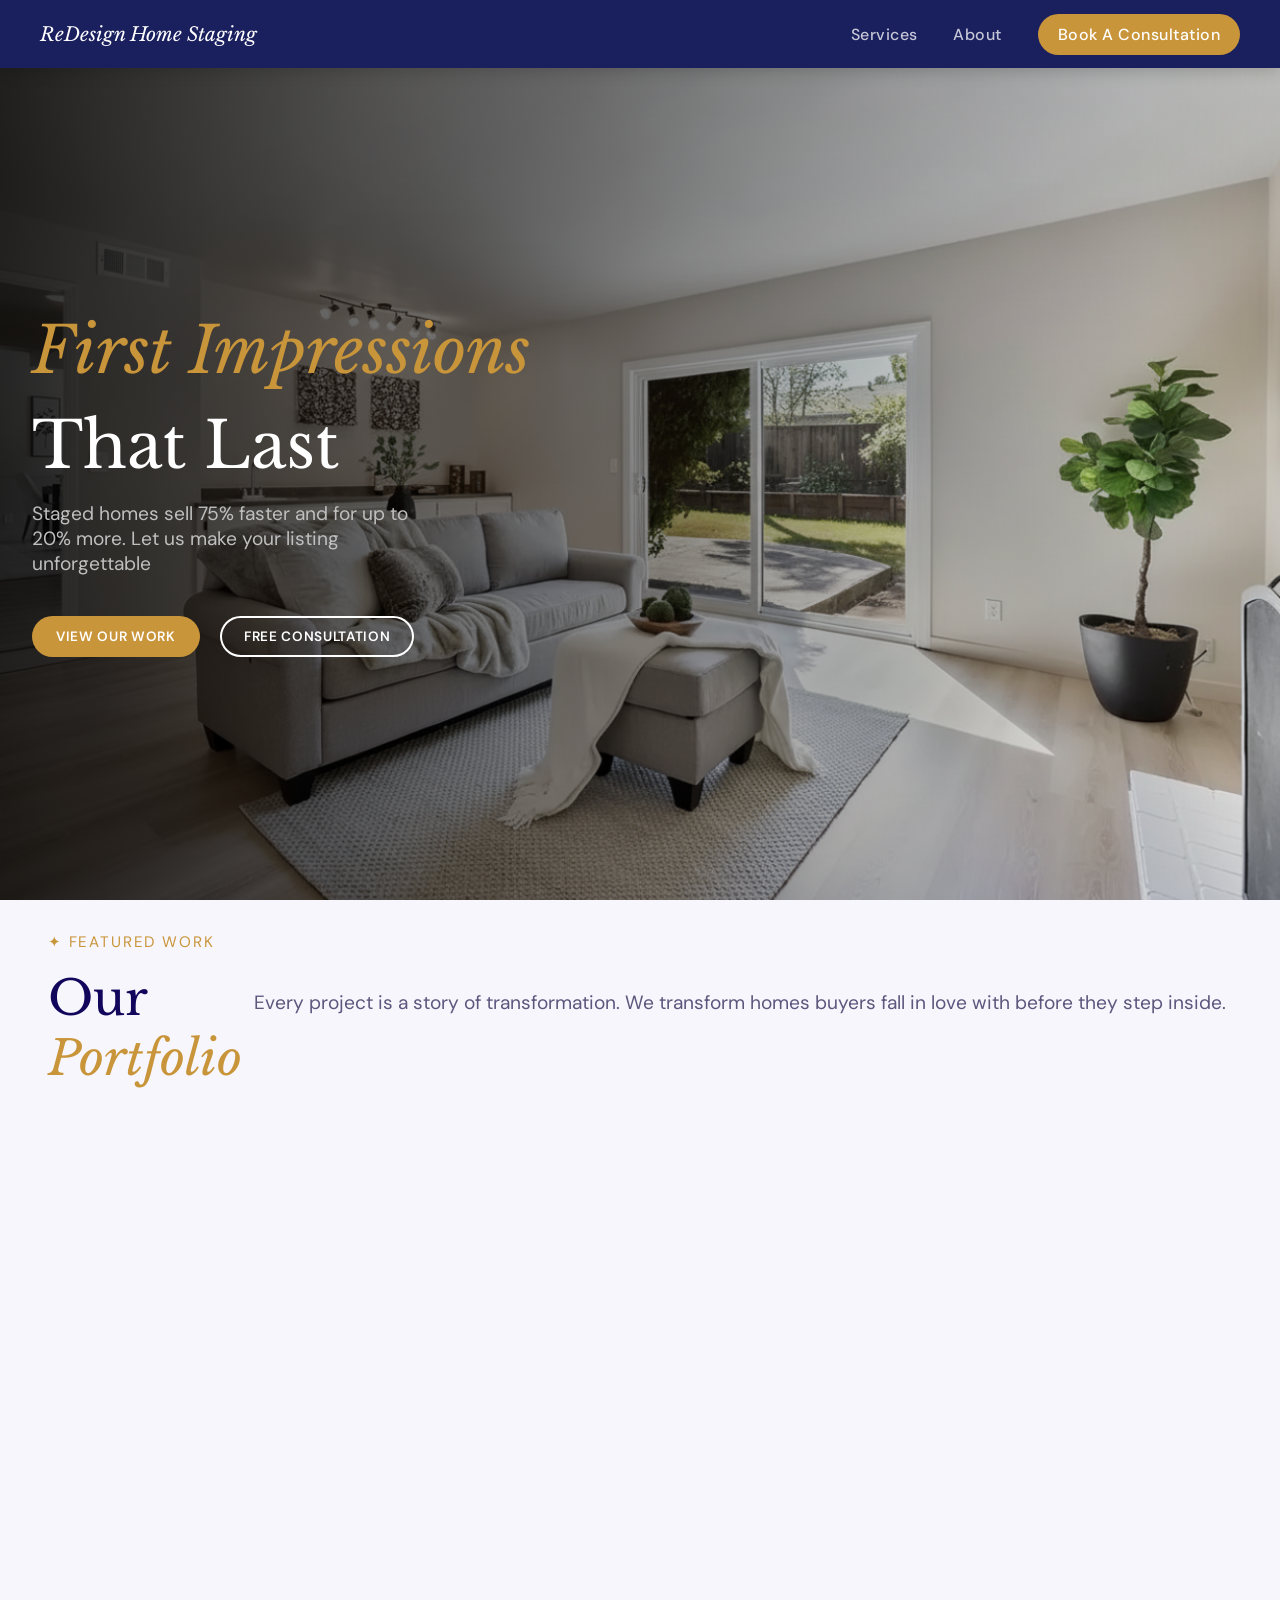
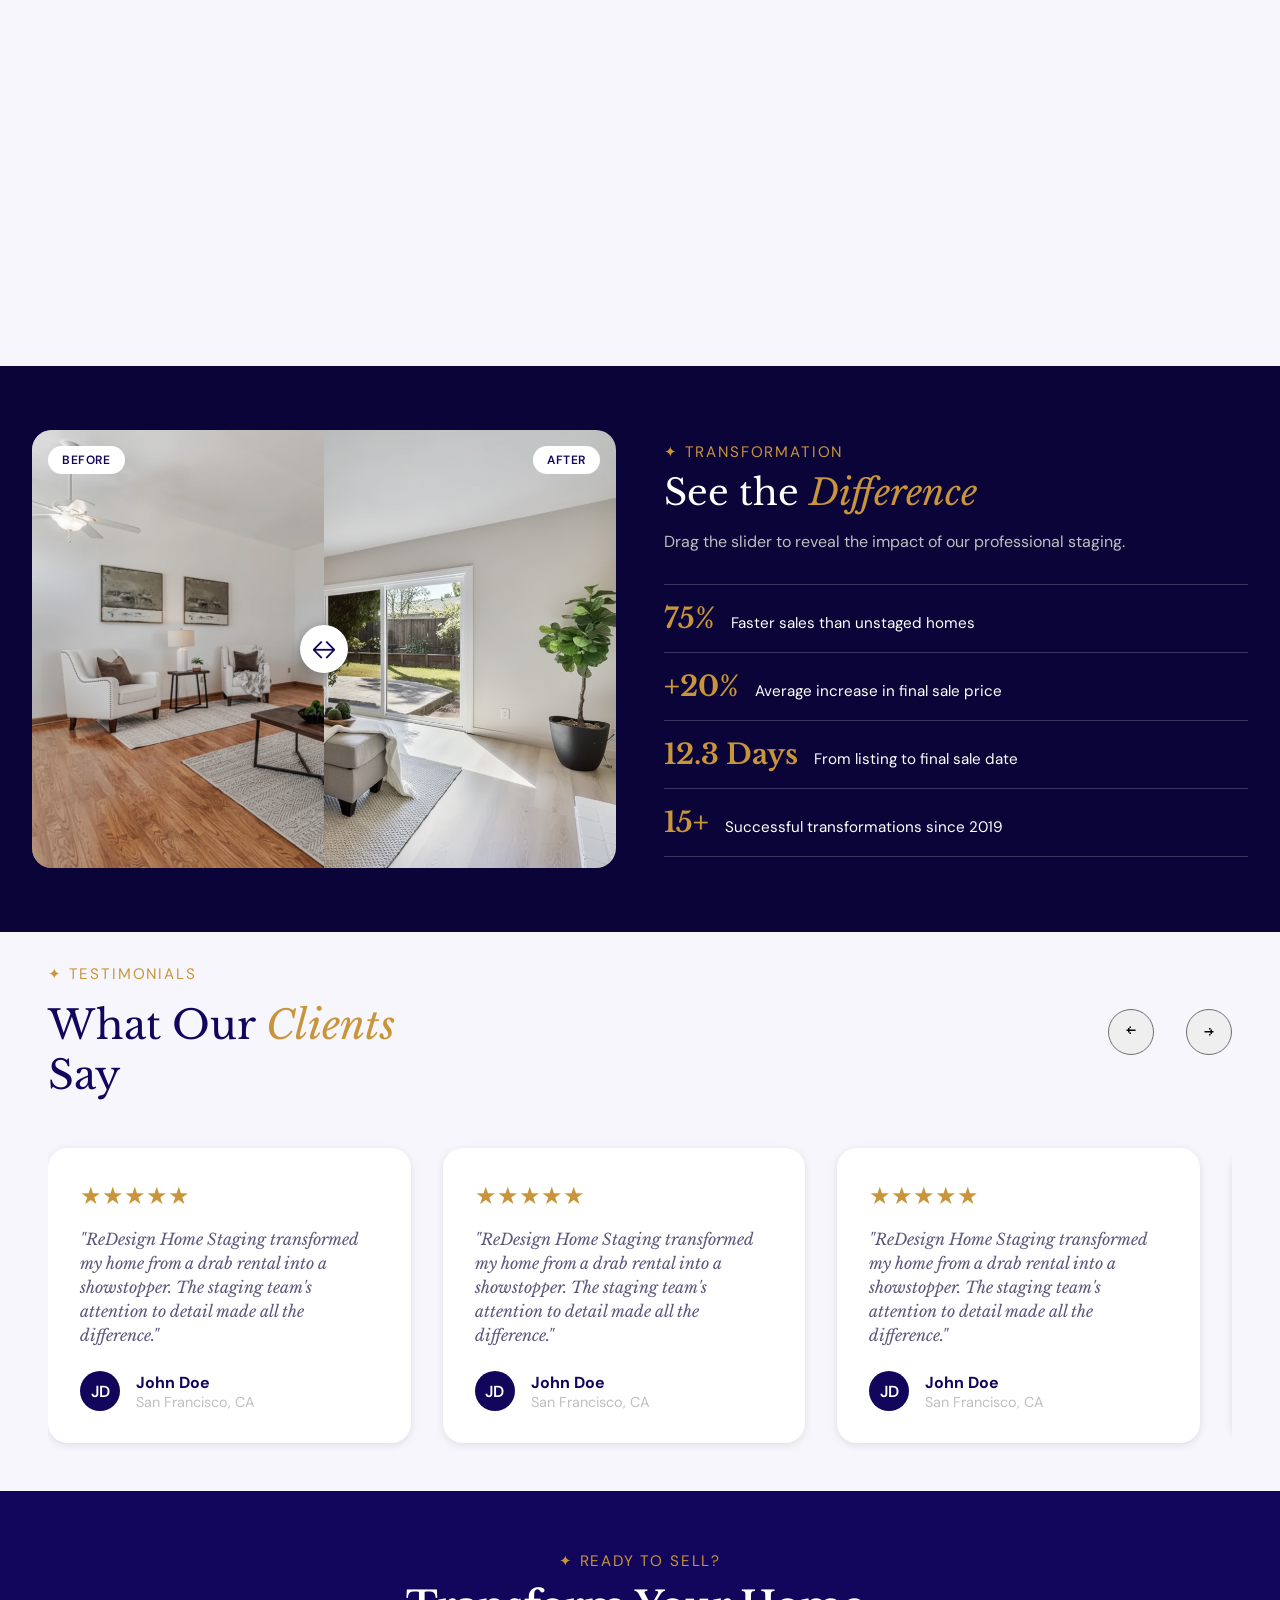
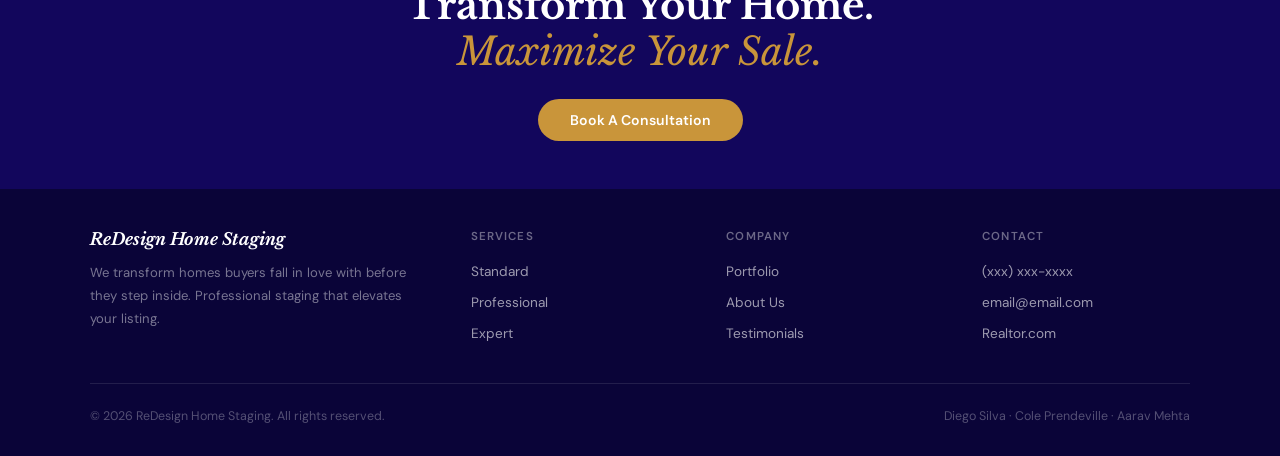
<file: index.html>
<!-- index.html - homepage for ReDesign Home Staging website -->
<!-- now using index.php as route (keep as template) -->

<!DOCTYPE html>

<html lang="en">
	<head>
        <meta charset="UTF-8" />
        <meta name="viewport" content="width=device-width, initial-scale=1.0" />
		<title>ReDesign Home Staging</title>
		<link rel="stylesheet" href="css/base.css" />
		<link rel="stylesheet" href="css/index.css" />
		<link rel="stylesheet" href="css/footer.css" />
	</head>

	<body>

		<!-- navbar -->
		<nav id="navbar">
			<a href="index.html" id="brand">ReDesign Home Staging</a>

			<ul id="nav-links">
				<li><a href="services.html">Services</a></li>
				<li><a href="php/about.php">About</a></li>
				<li><a href="consult.html" id="nav-book">Book A Consultation</a></li>
			</ul>

            <!-- hamburger menu for mobile responsiveness -->
			<button id="nav-toggle" aria-label="Toggle menu">
				<span></span>
				<span></span>
				<span></span>
			</button>
		</nav>

		<!-- home page content -->
		<main id="page-body">
			<div class="hero">
				<img src="images/home-image-1.png" alt="Homepage Hero Image" class="hero-image">
				<div class="hero-overlay"></div>
				<div class="hero-content">
					<h1><span class="italic gold">First Impressions</span></h1>
					<h1>That Last</h1>
					<p>
						Staged homes sell 75% faster and for up to 20% more. Let us make your listing unforgettable
					</p>
					<!--button to scroll down to portfolio section-->
					<div class="inline">
						<a href="#portfolio" class="hero-cta">View Our Work</a>
						<a href="consult.html" class="hero-cta secondary">Free Consultation</a>
					</div>
				</div>
			</div>
			<!-- portfolio section -->
			<section id="portfolio" class="portfolio">
				<div class="portfolio-header">
					<div class="header-left">
						<p><span class="gold">✦ FEATURED WORK</span></p>
						<h2>Our <span class="italic gold"><br>Portfolio</span></h2>
					</div>
					<div class="header-right">
						<p>Every project is a story of transformation. We transform homes buyers fall in love with before they step inside.</p>
					</div>
				</div>

				<!-- Portfolio Grid -->
				<div class="portfolio-grid">
					
				</div>
			</section>

			<!-- transformation section-->
			<section id="transformation" class="transformation">
				<div class="transformation-inner">
					<!-- Before/After Slider (left column) -->
				  	<div class="transformation-slider-wrapper">
						<div class="transformation-slider" id="transformation-slider">
							<!-- Before Image -->
							<img 
								src="images/home-image-1.png" 
								alt="Before" 
								class="transformation-img transformation-img-before">

							<!-- After Image -->
							<div class="transformation-after-wrapper" id="after-clip" style="width: 50%;">
								<img 
									src="images/rdhs-image-3.png" 
									alt="After" 
									class="transformation-img transformation-img-after">
							</div>

							<!-- Pills -->
							<span class="transformation-pill transformation-pill-before">Before</span>
							<span class="transformation-pill transformation-pill-after">After</span>

							<!-- Slider Handle -->
							<div class="transformation-handle" id="slider-handle" role="slider" aria-valuenow="50" aria-valuemin="0" aria-valuemax="100" tabindex="0">
								<span class="transformation-handle-icon">&#8596;</span>
							</div>
						</div>
					</div>
					
					<!-- Content (right column) -->
					<div class="transformation-content">
						<p class="transformation-label"><span class="gold">✦ TRANSFORMATION</span></p>
						<h2>See the <span class="italic gold">Difference</span></h2>
						<p class="transformation-subtitle">Drag the slider to reveal the impact of our professional staging.</p>
						<ul class="transformation-facts">
							<li class="transformation-fact">
								<span class="transformation-fact-value">75%</span>
								<span class="transformation-fact-label">Faster sales than unstaged homes</span>
							</li>
							<li class="transformation-fact">
								<span class="transformation-fact-value">+20%</span>
								<span class="transformation-fact-label">Average increase in final sale price</span>
							</li>
							<li class="transformation-fact">
								<span class="transformation-fact-value">12.3 Days</span>
								<span class="transformation-fact-label">From listing to final sale date</span>
							</li>
							<li class="transformation-fact">
								<span class="transformation-fact-value">15+</span>
								<span class="transformation-fact-label">Successful transformations since 2019</span>
							</li>
						</ul>
					</div>
				</div>
			  </section>

			  <!-- testimonials section	-->
			  <section id="testimonials" class="testimonials">
				<div class="testimonials-header">
					<div class="testimonials-header-left">
						<p><span class="gold">✦ TESTIMONIALS</span></p>
						<h2>What Our <span class="italic gold">Clients</span> Say</h2>
					</div>
					<div class="testimonials-header-right">
						<button class="testimonials-nav-prev" type="button" aria-label="Previous testimonial">&#65513;</button>
						<button class="testimonials-nav-next" type="button" aria-label="Next testimonial">&#65515;</button>
					</div>
				</div>
				<!-- filled based on database entries-->
				<div class="testimonials-cards">
					<div class="testimonial-card">
						<p class="stars"><span class="gold">★★★★★</span></p>
						<p class="testimonial-text">
							"ReDesign Home Staging transformed my home from a drab rental into a showstopper. The staging team's attention to detail made all the difference."
						</p>
						<div class="testimonial-author">
							<div class="testimonial-author-initials">
								<p>JD</p>
							</div>
							<div class="testimonial-author-name">
								<p class="testimonial-author-name-text">John Doe</p>
								<p class="testimonial-author-location">San Francisco, CA</p>
							</div>
						</div>
					</div>
					<div class="testimonial-card">
						<p class="stars"><span class="gold">★★★★★</span></p>
						<p class="testimonial-text">
							"ReDesign Home Staging transformed my home from a drab rental into a showstopper. The staging team's attention to detail made all the difference."
						</p>
						<div class="testimonial-author">
							<div class="testimonial-author-initials">
								<p>JD</p>
							</div>
							<div class="testimonial-author-name">
								<p class="testimonial-author-name-text">John Doe</p>
								<p class="testimonial-author-location">San Francisco, CA</p>
							</div>
						</div>
					</div>
					<div class="testimonial-card">
						<p class="stars"><span class="gold">★★★★★</span></p>
						<p class="testimonial-text">
							"ReDesign Home Staging transformed my home from a drab rental into a showstopper. The staging team's attention to detail made all the difference."
						</p>
						<div class="testimonial-author">
							<div class="testimonial-author-initials">
								<p>JD</p>
							</div>
							<div class="testimonial-author-name">
								<p class="testimonial-author-name-text">John Doe</p>
								<p class="testimonial-author-location">San Francisco, CA</p>
							</div>
						</div>
					</div>
					<div class="testimonial-card">
						<p class="stars"><span class="gold">★★★★★</span></p>
						<p class="testimonial-text">
							"ReDesign Home Staging transformed my home from a drab rental into a showstopper. The staging team's attention to detail made all the difference."
						</p>
						<div class="testimonial-author">
							<div class="testimonial-author-initials">
								<p>JD</p>
							</div>
							<div class="testimonial-author-name">
								<p class="testimonial-author-name-text">John Doe</p>
								<p class="testimonial-author-location">San Francisco, CA</p>
							</div>
						</div>
					</div>
				</div>
			  </section>
		</main>

		<!-- footer -->
        <footer>
            <div class="footer-cta">
                <p class="footer-cta-label">✦ Ready To Sell?</p>
                <h2>Transform Your Home.<br><em>Maximize Your Sale.</em></h2>
                <a href="consult.html" class="footer-cta-btn">Book A Consultation</a>
            </div>
    
            <div class="footer-lower">
				<div class="footer-grid">
					<div>
						<p class="footer-brand">ReDesign Home Staging</p>
						<p class="footer-tagline">We transform homes buyers fall in love with before they step inside. Professional staging that elevates your listing.</p>
					</div>
					<div class="footer-col">
						<h4>Services</h4>
						<ul>
							<li><a href="services.html#packages">Standard</a></li>
							<li><a href="services.html#packages">Professional</a></li>
							<li><a href="services.html#packages">Expert</a></li>
						</ul>
					</div>
					<div class="footer-col">
						<h4>Company</h4>
						<ul>
							<li><a href="php/index.php#portfolio">Portfolio</a></li>
							<li><a href="php/about.php">About Us</a></li>
							<li><a href="php/index.php#testimonials">Testimonials</a></li>
						</ul>
					</div>
					<div class="footer-col">
						<h4>Contact</h4>
						<ul>
							<li><a>(xxx) xxx-xxxx</a></li>
							<li><a href="mailto:email@email.com">email@email.com</a></li>
							<li><a href="https://www.realtor.com" target="_blank">Realtor.com</a></li>
						</ul>
					</div>
				</div>
				<div class="footer-bottom">
					<span>&copy; 2026 ReDesign Home Staging. All rights reserved.</span>
					<span>Diego Silva &middot; Cole Prendeville &middot; Aarav Mehta</span>
				</div>
			</div>
        </footer>

        <script src="js/navbar.js"></script>
		<script src="js/transformation-slider.js"></script>
		<script src="js/testimonials.js"></script>
	</body>
</html>
</file>
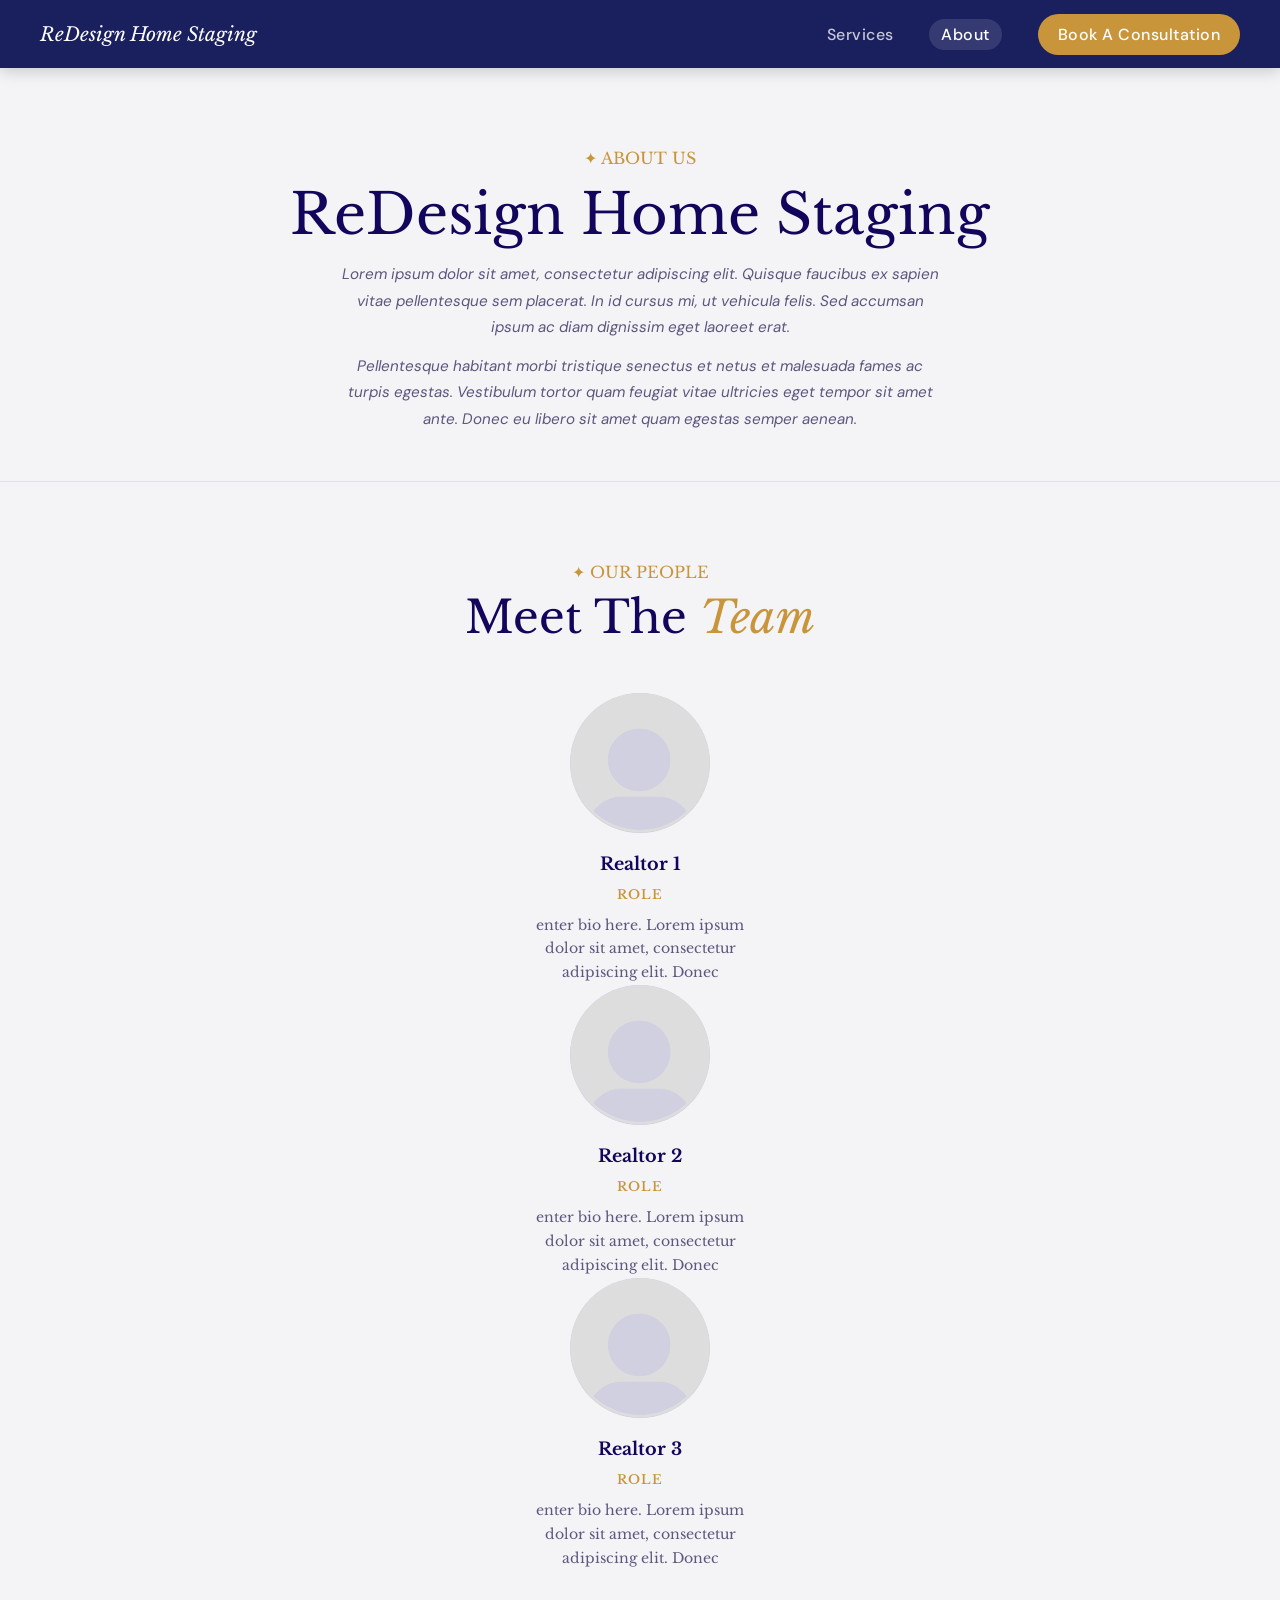
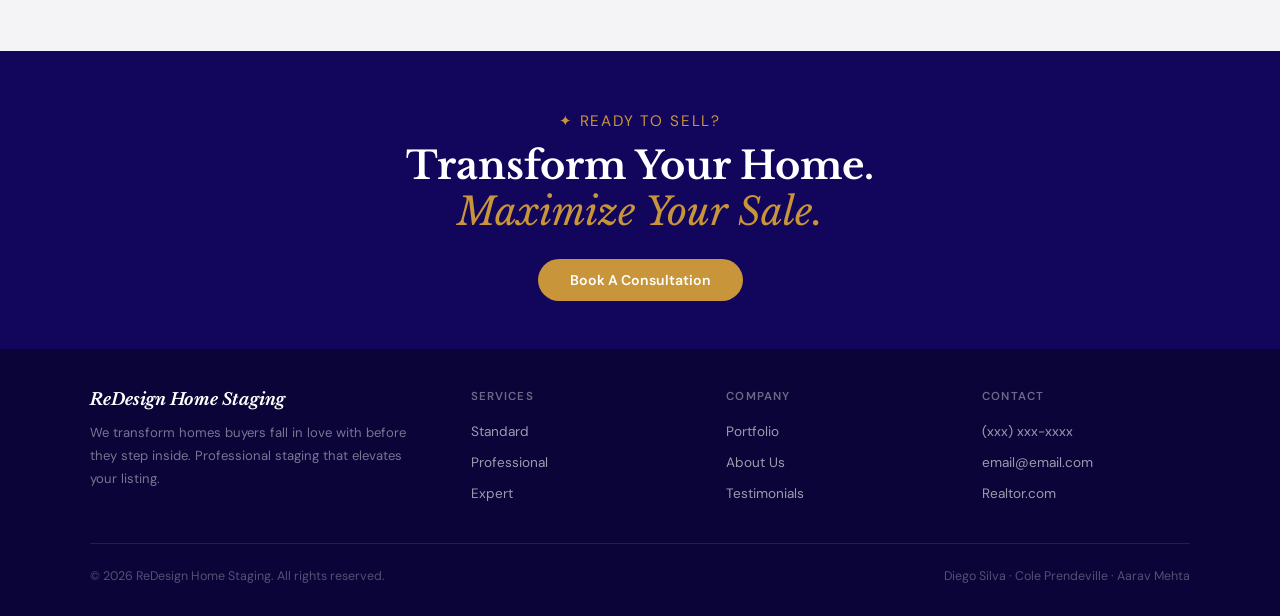
<file: about.html>
<!-- about.html - about page for ReDesign Home Staging website -->
<!-- now using about.php as route (keep as template) -->

<!DOCTYPE html>

<html lang="en">
    <head>
        <meta charset="UTF-8" />
        <meta name="viewport" content="width=device-width, initial-scale=1.0" />
        <title>About | ReDesign Home Staging</title>
        <link rel="stylesheet" href="css/base.css" />
        <link rel="stylesheet" href="css/footer.css" />
        <link rel="stylesheet" href="css/about.css" />
    </head>
    
    <body>

        <!-- navbar -->
        <nav id="navbar">
            <a href="/php/index.php" id="brand">ReDesign Home Staging</a>

            <ul id="nav-links">
                <li><a href="services.html">Services</a></li>
                <li><a href="about.html" class="active">About</a></li>
                <li><a href="consult.html" id="nav-book">Book A Consultation</a></li>
            </ul>

            <!-- hamburger menu for mobile responsiveness -->
            <button id="nav-toggle" aria-label="Toggle menu">
                <span></span>
                <span></span>
                <span></span>
            </button>
        </nav>

        <!-- about page content -->
        <main id="page-body">
            <!-- page header -->
            <section class="about-header">
                <p id="about-title"><span class="gold">✦ ABOUT US</span></p>
                <h1>ReDesign Home Staging</h1>
                <p>Lorem ipsum dolor sit amet, consectetur adipiscing elit. Quisque faucibus ex sapien vitae pellentesque sem placerat. In id cursus mi, ut vehicula felis. Sed accumsan ipsum ac diam dignissim eget laoreet erat.</p>
                <p>Pellentesque habitant morbi tristique senectus et netus et malesuada fames ac turpis egestas. Vestibulum tortor quam feugiat vitae ultricies eget tempor sit amet ante. Donec eu libero sit amet quam egestas semper aenean.</p>
            </section>
    
            <!-- meet the team -->
            <section class="about-team">
                <p><span class="gold">✦ OUR PEOPLE</span></p>
                <h2>Meet The <span class="italic gold">Team</span></h2>
    
                <div class="team-grid">
    
                    <div class="team-member">
                        <!-- photos of team members and info -->
                        <div class="team-photo">
                            <img src="images/placeholder-pfp.png" alt="Realtor 1" />
                        </div>
                        <h3>Realtor 1</h3>
                        <p class="team-role">Role</p>
                        <p class="team-bio">
                            enter bio here. Lorem ipsum dolor sit amet, consectetur adipiscing elit. Donec
                        </p>
                    </div>
    
                    <div class="team-member">
                        <div class="team-photo">
                            <img src="images/placeholder-pfp.png" alt="Realtor 2" />
                        </div>
                        <h3>Realtor 2</h3>
                        <p class="team-role">Role</p>
                        <p class="team-bio">
                            enter bio here. Lorem ipsum dolor sit amet, consectetur adipiscing elit. Donec
                        </p>
                    </div>
    
                    <div class="team-member">
                        <div class="team-photo">
                            <img src="images/placeholder-pfp.png" alt="Realtor 3" />
                        </div>
                        <h3>Realtor 3</h3>
                        <p class="team-role">Role</p>
                        <p class="team-bio">
                            enter bio here. Lorem ipsum dolor sit amet, consectetur adipiscing elit. Donec
                        </p>
                    </div>
    
                </div>
            </section>
        </main>

        <!-- footer -->
        <footer>
            <div class="footer-cta">
                <p class="footer-cta-label">✦ Ready To Sell?</p>
                <h2>Transform Your Home.<br><em>Maximize Your Sale.</em></h2>
                <a href="consult.html" class="footer-cta-btn">Book A Consultation</a>
            </div>
    
            <div class="footer-lower">
				<div class="footer-grid">
					<div>
						<p class="footer-brand">ReDesign Home Staging</p>
						<p class="footer-tagline">We transform homes buyers fall in love with before they step inside. Professional staging that elevates your listing.</p>
					</div>
					<div class="footer-col">
						<h4>Services</h4>
						<ul>
							<li><a href="services.html#packages">Standard</a></li>
							<li><a href="services.html#packages">Professional</a></li>
							<li><a href="services.html#packages">Expert</a></li>
						</ul>
					</div>
					<div class="footer-col">
						<h4>Company</h4>
						<ul>
							<li><a href="php/index.php#portfolio">Portfolio</a></li>
							<li><a href="php/about.php">About Us</a></li>
							<li><a href="php/index.php#testimonials">Testimonials</a></li>
						</ul>
					</div>
					<div class="footer-col">
						<h4>Contact</h4>
						<ul>
							<li><a>(xxx) xxx-xxxx</a></li>
							<li><a href="mailto:email@email.com">email@email.com</a></li>
							<li><a href="https://www.realtor.com" target="_blank">Realtor.com</a></li>
						</ul>
					</div>
				</div>
				<div class="footer-bottom">
					<span>&copy; 2026 ReDesign Home Staging. All rights reserved.</span>
					<span>Diego Silva &middot; Cole Prendeville &middot; Aarav Mehta</span>
				</div>
			</div>
        </footer>
 
        <script src="js/navbar.js"></script>
        
    </body>
</html>
</file>
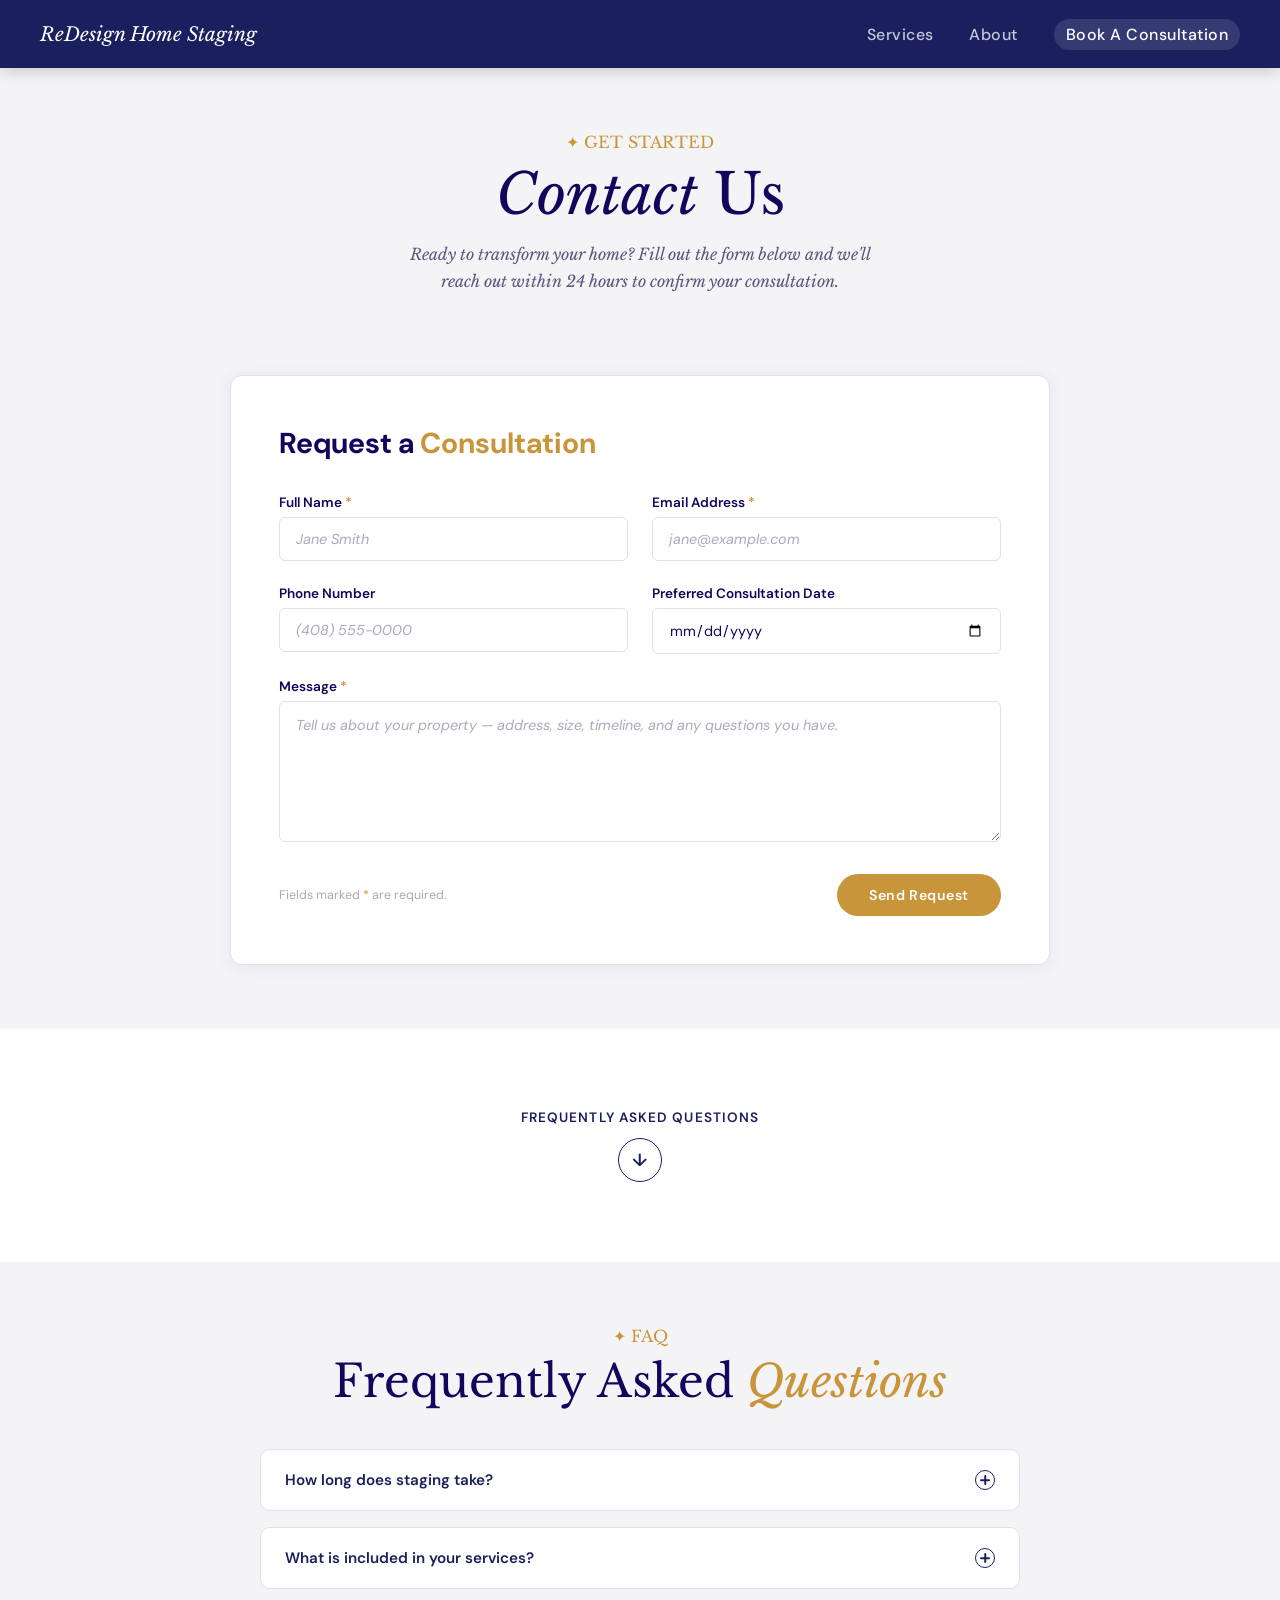
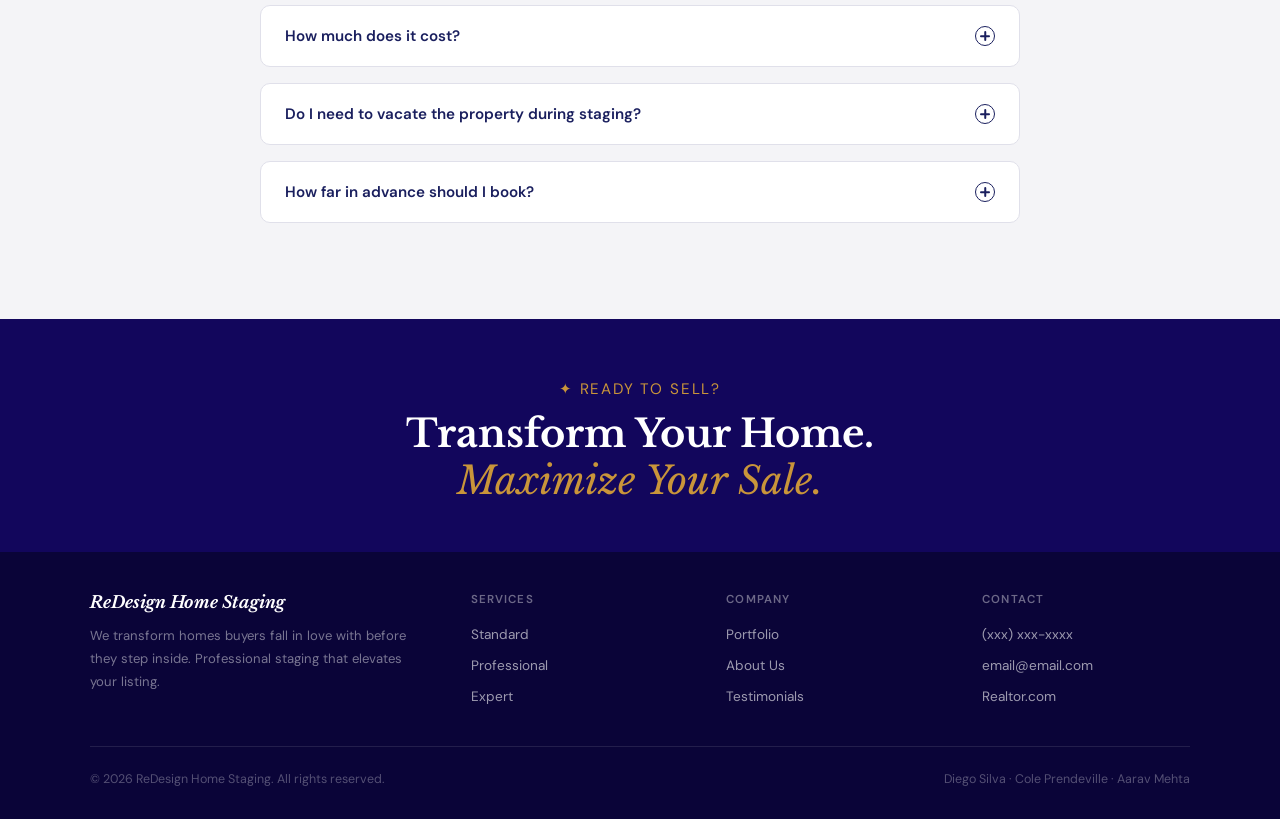
<file: consult.html>
<!-- consult.html - consultation/contact page for ReDesign Home Staging website -->

<!DOCTYPE html>

<html lang="en">
    <head>
        <meta charset="UTF-8" />
        <meta name="viewport" content="width=device-width, initial-scale=1.0" />
        <title>Book a Consultation | ReDesign Home Staging</title>
        <link rel="stylesheet" href="css/base.css" />
        <link rel="stylesheet" href="css/consult.css" />
        <link rel="stylesheet" href="css/footer.css" />
    </head>
    
    <body class="hide-footer-cta">

        <!-- navbar -->
        <nav id="navbar">
            <a href="php/index.php" id="brand">ReDesign Home Staging</a>

            <ul id="nav-links">
                <li><a href="services.html">Services</a></li>
                <li><a href="php/about.php">About</a></li>
                <li><a href="consult.html" id="nav-book" class="active">Book A Consultation</a></li>
            </ul>

            <!-- hamburger menu for mobile responsiveness -->
            <button id="nav-toggle" aria-label="Toggle menu">
                <span></span>
                <span></span>
                <span></span>
            </button>
        </nav>

        <main id="page-body">

            <!-- page header -->
            <section class="consult-header">
                <p><span class="gold">✦ GET STARTED</span></p>
                <h1><span class="italic">Contact</span> Us</h1>
                <p class="subtext">Ready to transform your home? Fill out the form below and we'll reach out within 24 hours to confirm your consultation.</p>
            </section>

            <!-- consultation request form -->
            <section class="form-section">
                <div class="form-card">
                    <h2>Request a <span class="gold">Consultation</span></h2>

                    <form action="php/submit.php" method="POST" id="consult-form">

                        <div class="form-row">
                            <!-- full name -->
                            <div class="form-group">
                                <label for="name">Full Name <span class="req">*</span></label>
                                <input type="text" id="name" name="name" placeholder="Jane Smith" required />
                            </div>

                            <!-- email -->
                            <div class="form-group">
                                <label for="email">Email Address <span class="req">*</span></label>
                                <input type="email" id="email" name="email" placeholder="jane@example.com" required />
                            </div>
                        </div>

                        <div class="form-row">
                            <!-- phone -->
                            <div class="form-group">
                                <label for="phone">Phone Number</label>
                                <input type="tel" id="phone" name="phone" placeholder="(408) 555-0000" />
                            </div>

                            <!-- preferred date -->
                            <div class="form-group">
                                <label for="date">Preferred Consultation Date</label>
                                <input type="date" id="date" name="date" />
                            </div>
                        </div>

                        <!-- message -->
                        <div class="form-group">
                            <label for="message">Message <span class="req">*</span></label>
                            <textarea id="message" name="message" rows="5" placeholder="Tell us about your property — address, size, timeline, and any questions you have." required></textarea>
                        </div>

                        <div class="form-footer">
                            <p class="form-note">Fields marked <span class="req">*</span> are required.</p>
                            <button type="submit" class="submit-btn">Send Request</button>
                        </div>

                    </form>
                </div>
            </section>

            <!-- scroll indicator linking down to FAQ -->
            <div class="scroll-divider">
                <a href="#faq" class="scroll-down">
                    <span>Frequently Asked Questions</span>
                    <div class="scroll-arrow">↓</div>
                </a>
            </div>

            <!-- FAQ section -->
            <section id="faq" class="faq-section">
                <p><span class="gold">✦ FAQ</span></p>
                <h2>Frequently Asked <span class="italic gold">Questions</span></h2>

                <div class="faq-list">

                    <div class="faq-item">
                        <button class="faq-question" aria-expanded="false">
                            How long does staging take?
                            <span class="faq-icon"></span>
                        </button>
                        <div class="faq-answer" hidden>
                            <p>Most projects are completed within 1-3 days depending on the size of the home and scope of work. A full staging typically takes one full day, while a redesign consultation may only require a few hours.</p>
                        </div>
                    </div>

                    <div class="faq-item">
                        <button class="faq-question" aria-expanded="false">
                            What is included in your services?
                            <span class="faq-icon"></span>
                        </button>
                        <div class="faq-answer" hidden>
                            <p>Every package includes an initial walkthrough, a customized staging plan, furniture and décor placement, and a final styling review. Higher-tier packages add furniture rental, professional photography coordination, and extended rental periods.</p>
                        </div>
                    </div>

                    <div class="faq-item">
                        <button class="faq-question" aria-expanded="false">
                            How much does it cost?
                            <span class="faq-icon"></span>
                        </button>
                        <div class="faq-answer" hidden>
                            <p>Pricing depends on the size of the property and the services selected. We offer three packages — Standard, Professional, and Expert — with full details on our <a href="services.html">Services page</a>. Book a free consultation for a personalized quote.</p>
                        </div>
                    </div>

                    <div class="faq-item">
                        <button class="faq-question" aria-expanded="false">
                            Do I need to vacate the property during staging?
                            <span class="faq-icon"></span>
                        </button>
                        <div class="faq-answer" hidden>
                            <p>For occupied homes, we work around your schedule and only need access to the areas being staged. For vacant properties, our team can work independently with a key or lockbox access.</p>
                        </div>
                    </div>

                    <div class="faq-item">
                        <button class="faq-question" aria-expanded="false">
                            How far in advance should I book?
                            <span class="faq-icon"></span>
                        </button>
                        <div class="faq-answer" hidden>
                            <p>We recommend booking at least 2 weeks before your desired staging date. For listings going live during peak season (spring/summer), 3-4 weeks notice is ideal to ensure availability.</p>
                        </div>
                    </div>

                </div>
            </section>

        </main>

        <!-- footer -->
        <footer>
            <div class="footer-cta">
                <p class="footer-cta-label">✦ Ready To Sell?</p>
                <h2>Transform Your Home.<br><em>Maximize Your Sale.</em></h2>
                <a href="consult.html" class="footer-cta-btn">Book A Consultation</a>
            </div>
    
            <div class="footer-lower">
				<div class="footer-grid">
					<div>
						<p class="footer-brand">ReDesign Home Staging</p>
						<p class="footer-tagline">We transform homes buyers fall in love with before they step inside. Professional staging that elevates your listing.</p>
					</div>
					<div class="footer-col">
						<h4>Services</h4>
						<ul>
							<li><a href="services.html#packages">Standard</a></li>
							<li><a href="services.html#packages">Professional</a></li>
							<li><a href="services.html#packages">Expert</a></li>
						</ul>
					</div>
					<div class="footer-col">
						<h4>Company</h4>
						<ul>
							<li><a href="php/index.php#portfolio">Portfolio</a></li>
							<li><a href="php/about.php">About Us</a></li>
							<li><a href="php/index.php#testimonials">Testimonials</a></li>
						</ul>
					</div>
					<div class="footer-col">
						<h4>Contact</h4>
						<ul>
							<li><a>(xxx) xxx-xxxx</a></li>
							<li><a href="mailto:email@email.com">email@email.com</a></li>
							<li><a href="https://www.realtor.com" target="_blank">Realtor.com</a></li>
						</ul>
					</div>
				</div>
				<div class="footer-bottom">
					<span>&copy; 2026 ReDesign Home Staging. All rights reserved.</span>
					<span>Diego Silva &middot; Cole Prendeville &middot; Aarav Mehta</span>
				</div>
			</div>
        </footer>

        <script src="js/navbar.js"></script>
        <script src="js/consult.js"></script>

    </body>
</html>
</file>
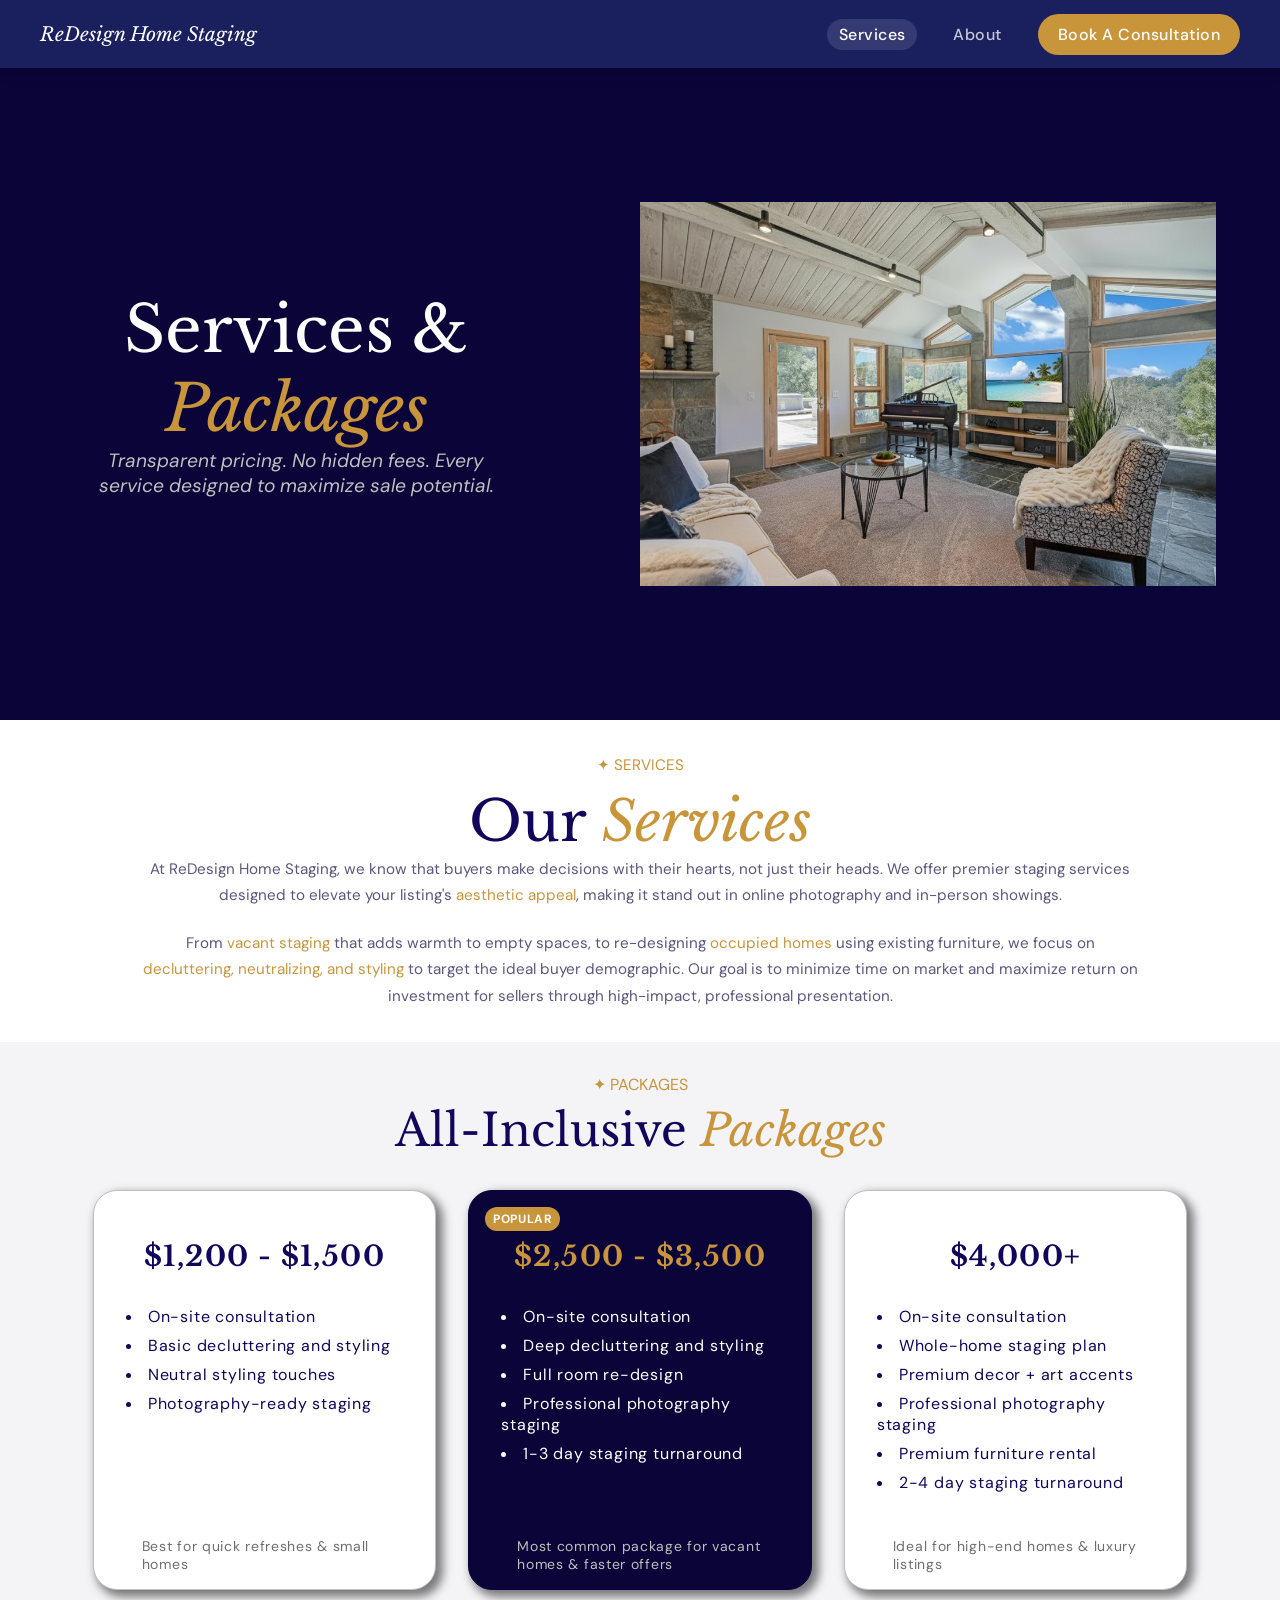
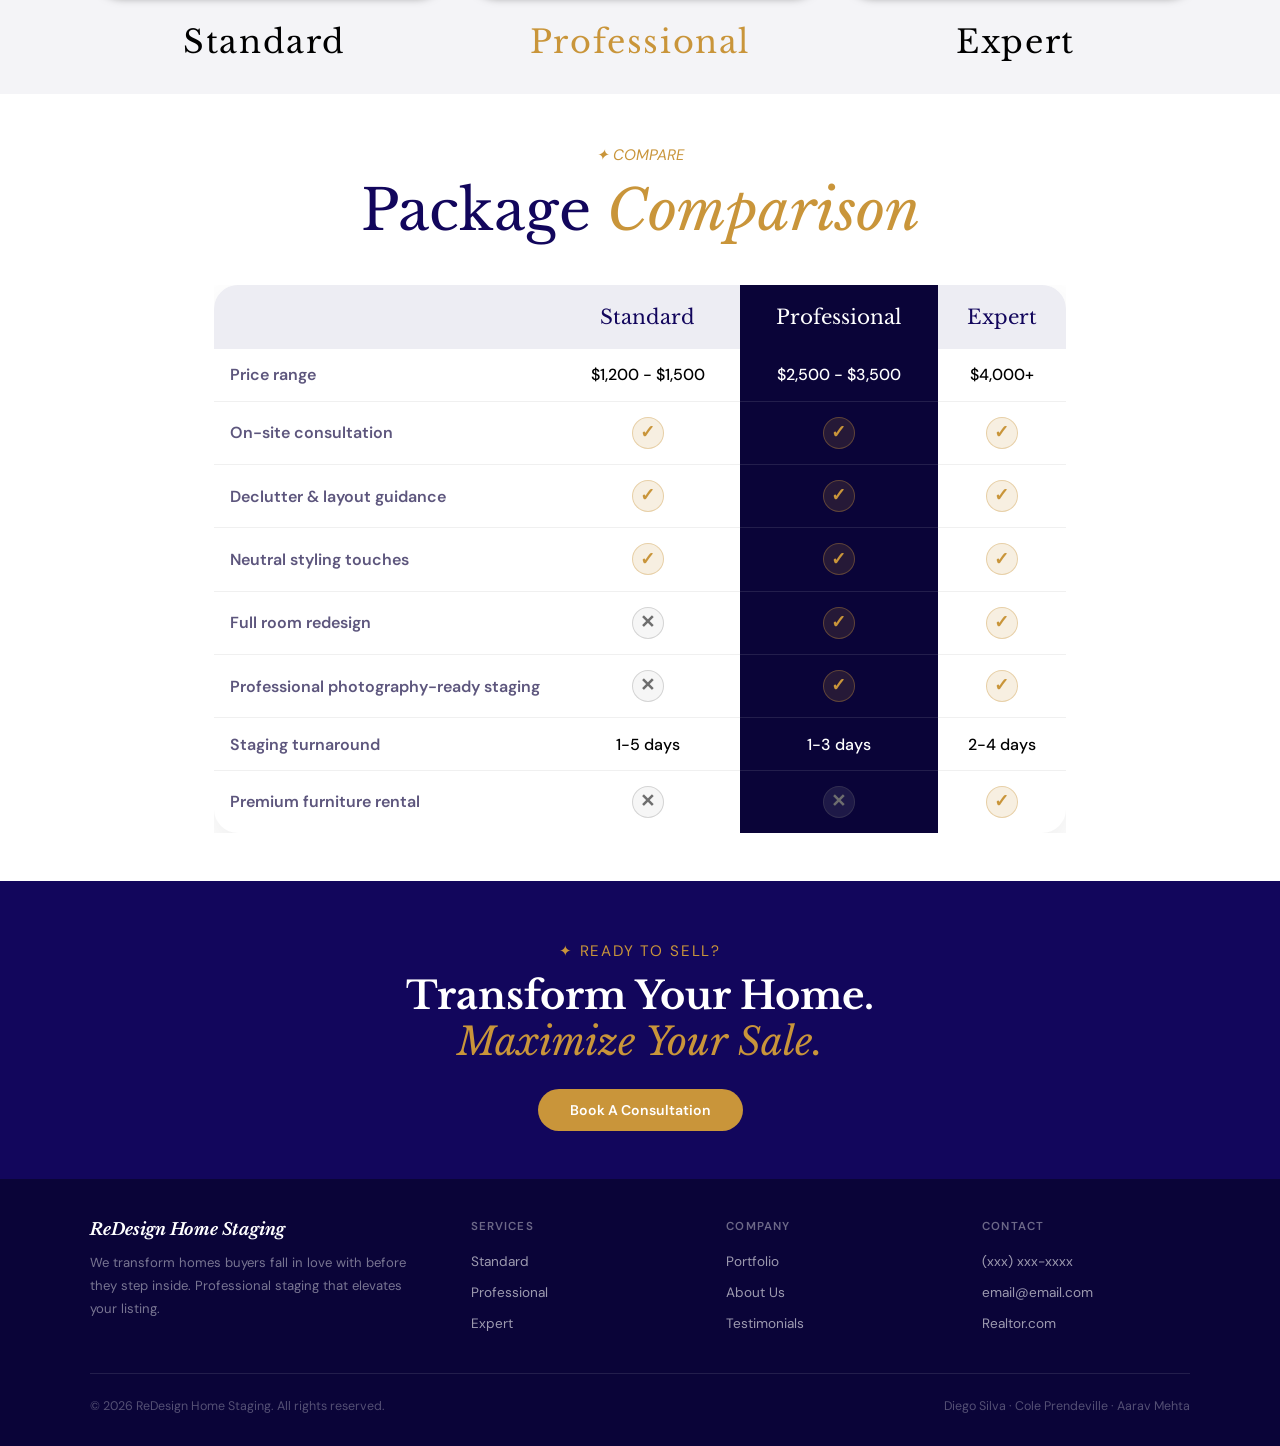
<file: services.html>
<!-- services.html - services page for ReDesign Home Staging website -->

<!DOCTYPE html>

<html lang="en">
    <head>
        <meta charset="UTF-8" />
        <meta name="viewport" content="width=device-width, initial-scale=1.0" />
        <title>Services & Packages | ReDesign Home Staging</title>
        <link rel="stylesheet" href="css/base.css" />
        <link rel="stylesheet" href="css/footer.css" />
        <link rel="stylesheet" href="css/services.css" />

    </head>
    
    <body>

        <!-- navbar -->
        <nav id="navbar">
            <a href="php/index.php" id="brand">ReDesign Home Staging</a>

            <ul id="nav-links">
                <li><a href="services.html" class="active">Services</a></li>
                <li><a href="php/about.php">About</a></li>
                <li><a href="consult.html" id="nav-book">Book A Consultation</a></li>
            </ul>

            <!-- hamburger menu for mobile responsiveness -->
            <button id="nav-toggle" aria-label="Toggle menu">
                <span></span>
                <span></span>
                <span></span>
            </button>
        </nav>

        <!-- services page content -->
        <!-- Page Hero -->
        <main id="page-body">
        <div class="hero">
			<div class="hero-content">
                <h1>Services &</h1>
				<h1><span class="italic gold">Packages</span></h1>
				<p><span class="italic">Transparent pricing. No hidden fees. Every service designed to maximize sale potential.</span></p>
			</div>
			<img src="images/rdhs-image-8.png" alt="Home Image" class="image-hero">
		</div>

            <!-- Our Services -->

            <section class="services-header">
                <p id="services-title"><span class="gold">✦ SERVICES</span></p>
                <h1>Our <span class="italic gold">Services</span></h1>
                <p>At ReDesign Home Staging, we know that buyers make decisions with their hearts, not just their heads. We offer premier staging services designed to elevate your listing's <span class="gold">aesthetic appeal</span>, making it stand out in online photography and in-person showings.</p>
                <br>
                <p>From <span class="gold">vacant staging</span> that adds warmth to empty spaces, to re-designing <span class="gold">occupied homes</span> using existing furniture, we focus on <span class="gold">decluttering, neutralizing, and styling</span> to target the ideal buyer demographic. Our goal is to minimize time on market and maximize return on investment for sellers through high-impact, professional presentation.</p>
            </section>

            <!-- Packages -->
            <section class="packages-section" id="packages">
                <p><span class="gold">✦ PACKAGES</span></p>
                <h2>All-Inclusive <span class="italic gold">Packages</span></h2>
                
                <div class="package-grid">
                    <div class="package-card" id="standard-package">
                        <p class="package-price">$1,200 - $1,500</p>
                        <ul class="package-list">
                            <li>On-site consultation</li>
                            <li>Basic decluttering and styling</li>
                            <li>Neutral styling touches</li>
                            <li>Photography-ready staging</li>
                        </ul>
                        <p class="package-note">Best for quick refreshes & small homes</p>
                    </div>
                    <div class="package-card package--popular" id="professional-package">
                        <div class="popular-pill"><p>POPULAR</p></div>
                        <p class="package-price package-price--popular">$2,500 - $3,500</p>
                        <ul class="package-list package-list--popular">
                            <li>On-site consultation</li>
                            <li>Deep decluttering and styling</li>
                            <li>Full room re-design</li>
                            <li>Professional photography staging</li>
                            <li>1-3 day staging turnaround</li>
                        </ul>
                        <p class="package-note package-note--popular">Most common package for vacant homes & faster offers</p>
                    </div>
                    <div class="package-card" id="expert-package">
                        <p class="package-price">$4,000+</p>
                        <ul class="package-list">
                            <li>On-site consultation</li>
                            <li>Whole-home staging plan</li>
                            <li>Premium decor + art accents</li>
                            <li>Professional photography staging</li>
                            <li>Premium furniture rental</li>
                            <li>2-4 day staging turnaround</li>
                        </ul>
                        <p class="package-note">Ideal for high-end homes & luxury listings</p>
                    </div>
                    <div class="package-labels">
                        <p>Standard</p>
                        <p class="package-label--popular">Professional</p>
                        <p>Expert</p>
                    </div>
                </div>
            </section>

            <!-- Compare -->
             <section class="compare"> 
                <p id="compare-title"><span class="gold">✦ COMPARE</span></p>
                <h1>Package <span class="italic gold">Comparison</span></h1>
                
                <div class="comparison-table-wrapper">
                    <table class="comparison-table">
                      <thead>
                        <tr>
                          <th class="comparison-feature-head"></th>
                          <th class="comparison-col-head">Standard</th>
                          <th class="comparison-col-head comparison-col-head--popular">Professional</th>
                          <th class="comparison-col-head">Expert</th>
                        </tr>
                      </thead>
                      <tbody>
                        <tr>
                          <th>Price range</th>
                          <td>$1,200 - $1,500</td>
                          <td>$2,500 - $3,500</td>
                          <td>$4,000+</td>
                        </tr>
                        <tr>
                          <th>On-site consultation</th>
                          <td><span class="mark yes">✓</span></td>
                          <td><span class="mark yes">✓</span></td>
                          <td><span class="mark yes">✓</span></td>
                        </tr>
                        <tr>
                          <th>Declutter &amp; layout guidance</th>
                          <td><span class="mark yes">✓</span></td>
                          <td><span class="mark yes">✓</span></td>
                          <td><span class="mark yes">✓</span></td>
                        </tr>
                        <tr>
                          <th>Neutral styling touches</th>
                          <td><span class="mark yes">✓</span></td>
                          <td><span class="mark yes">✓</span></td>
                          <td><span class="mark yes">✓</span></td>
                        </tr>
                        <tr>
                          <th>Full room redesign</th>
                          <td><span class="mark no">✕</span></td>
                          <td><span class="mark yes">✓</span></td>
                          <td><span class="mark yes">✓</span></td>
                        </tr>
                        <tr>
                          <th>Professional photography-ready staging</th>
                          <td><span class="mark no">✕</span></td>
                          <td><span class="mark yes">✓</span></td>
                          <td><span class="mark yes">✓</span></td>
                        </tr>
                        <tr>
                          <th>Staging turnaround</th>
                          <td>1-5 days</td>
                          <td>1-3 days</td>
                          <td>2-4 days</td>
                        </tr>
                        <tr>
                          <th>Premium furniture rental</th>
                          <td><span class="mark no">✕</span></td>
                          <td><span class="mark no">✕</span></td>
                          <td><span class="mark yes">✓</span></td>
                        </tr>
                      </tbody>
                    </table>
                  </div>
            </section>
        </main>

        <!-- footer -->
        <footer>
            <div class="footer-cta">
                <p class="footer-cta-label">✦ Ready To Sell?</p>
                <h2>Transform Your Home.<br><em>Maximize Your Sale.</em></h2>
                <a href="consult.html" class="footer-cta-btn">Book A Consultation</a>
            </div>
    
            <div class="footer-lower">
				<div class="footer-grid">
					<div>
						<p class="footer-brand">ReDesign Home Staging</p>
						<p class="footer-tagline">We transform homes buyers fall in love with before they step inside. Professional staging that elevates your listing.</p>
					</div>
					<div class="footer-col">
						<h4>Services</h4>
						<ul>
							<li><a href="services.html#packages">Standard</a></li>
							<li><a href="services.html#packages">Professional</a></li>
							<li><a href="services.html#packages">Expert</a></li>
						</ul>
					</div>
					<div class="footer-col">
						<h4>Company</h4>
						<ul>
							<li><a href="php/index.php#portfolio">Portfolio</a></li>
							<li><a href="php/about.php">About Us</a></li>
							<li><a href="php/index.php#testimonials">Testimonials</a></li>
						</ul>
					</div>
					<div class="footer-col">
						<h4>Contact</h4>
						<ul>
							<li><a>(xxx) xxx-xxxx</a></li>
							<li><a href="mailto:email@email.com">email@email.com</a></li>
							<li><a href="https://www.realtor.com" target="_blank">Realtor.com</a></li>
						</ul>
					</div>
				</div>
				<div class="footer-bottom">
					<span>&copy; 2026 ReDesign Home Staging. All rights reserved.</span>
					<span>Diego Silva &middot; Cole Prendeville &middot; Aarav Mehta</span>
				</div>
			</div>
        </footer>

        <script src="js/navbar.js"></script>
        
    </body>
</html>
</file>
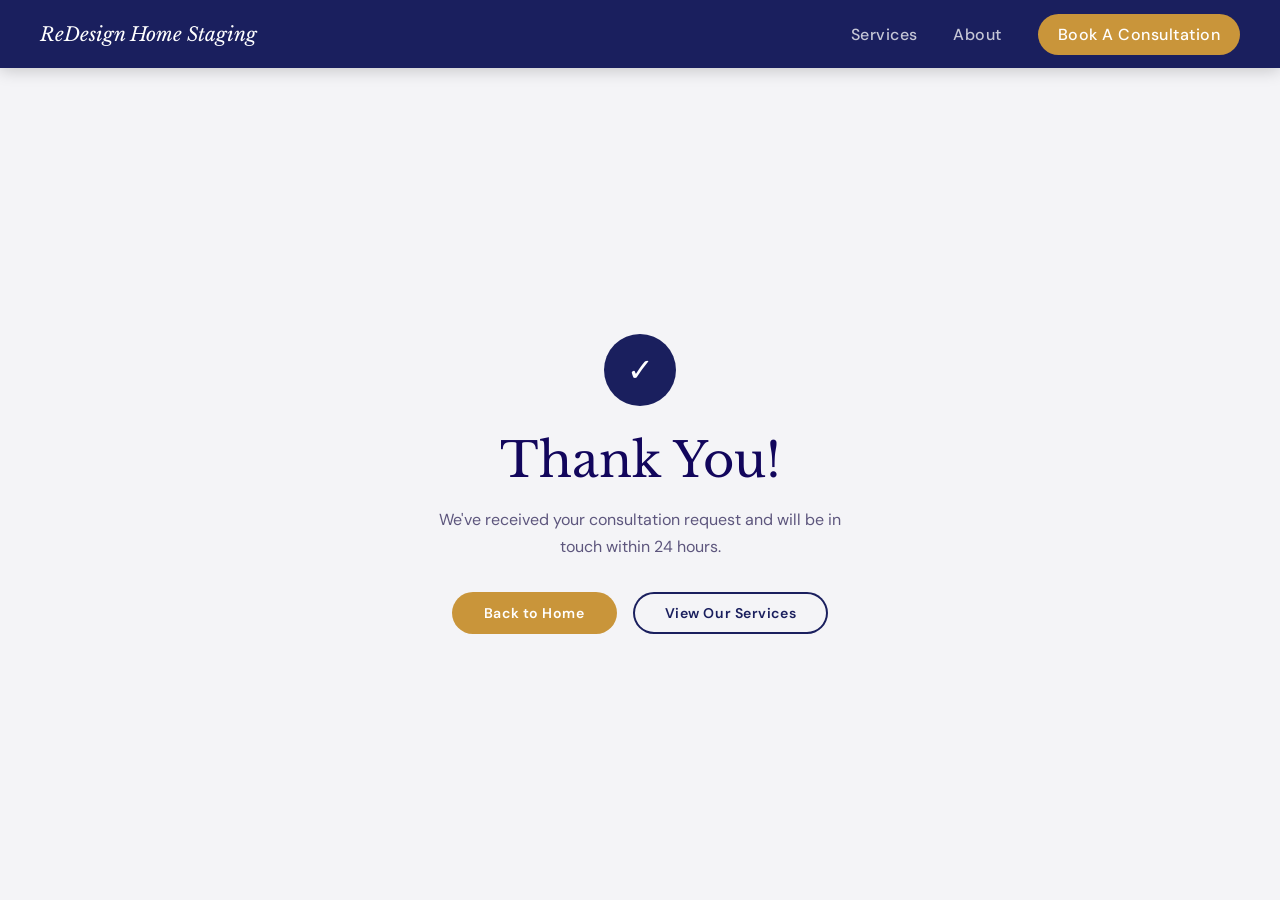
<file: form-utils/confirmation.html>
<!-- confirmation.html - confirmation page after consultation form submission -->

<!DOCTYPE html>

<html lang="en">
    <head>
        <meta charset="UTF-8" />
        <meta name="viewport" content="width=device-width, initial-scale=1.0" />
        <title>Thank You | ReDesign Home Staging</title>
        <link rel="stylesheet" href="../css/base.css" />
        <link rel="stylesheet" href="confirmation.css" />
    </head>
    <body>

        <!-- navbar -->
        <nav id="navbar">
            <a href="../php/index.php" id="brand">ReDesign Home Staging</a>

            <ul id="nav-links">
                <li><a href="../services.html">Services</a></li>
                <li><a href="../php/about.php">About</a></li>
                <li><a href="../consult.html" id="nav-book">Book A Consultation</a></li>
            </ul>

            <!-- hamburger menu for mobile responsiveness -->
            <button id="nav-toggle" aria-label="Toggle menu">
                <span></span>
                <span></span>
                <span></span>
            </button>
        </nav>

        <main id="page-body">
            <section class="thankyou">

                <!-- checkmark icon -->
                <div class="thankyou-icon">✓</div>

                <h1>Thank You!</h1>
                <p>We've received your consultation request and will be in touch within 24 hours.</p>

                <!-- links back to site -->
                <div class="thankyou-links">
                    <a href="../php/index.php" class="thankyou-btn">Back to Home</a>
                    <a href="../services.html" class="thankyou-btn secondary">View Our Services</a>
                </div>

            </section>
        </main>

        <script src="../js/navbar.js"></script>

    </body>
</html>
</file>
<file: css/base.css>
/* base.css - universal styling across pages */

/* importing google fonts for Libre Baskerville and DM Sans */
@import url('https://fonts.googleapis.com/css2?family=Libre+Baskerville:ital,wght@0,400;0,700;1,400&family=DM+Sans:wght@300;400;500;600&display=swap');

/* root variables */
:root {
  --navy:         #1a1f5e;
  --navy-blue:    #294187;
  --dark-navy:    #12065C;
  --darkest-navy: #0A0438;
  --light-blue:   #5D567D;
  --gold:         #C9953A;
  --gold-hover:   #e6b965;
  --white:        #ffffff;
  --off-white:    #f4f4f7;
  --bg-white:     #F7F6FC;
  --gray:         #BFBFBF;
  --dark-gray:    #6E6E6E;
  --nav-height: 68px;
  --font-serif: 'Libre Baskerville', Georgia, serif;
  --font-sans:  'DM Sans', sans-serif;
}

/* reset CSS */
*, *::before, *::after {
  box-sizing: border-box;
  margin: 0;
  padding: 0;
}

html {
  scroll-behavior: smooth;
}

body {
  font-family: var(--font-sans);
  background: var(--bg-white);
}

a {
  text-decoration: none;
  color: inherit;
}

.italic {
  font-style: italic;
}

.gold {
  color: var(--gold);
}

.inline {
  display: inline-block;
}

/* navbar */
nav {
  position: fixed;
  top: 0;
  left: 0;
  right: 0;
  z-index: 1000;
  height: var(--nav-height);
  background: var(--navy);
  display: flex;
  align-items: center;
  padding: 0 40px;
  box-shadow: 0 2px 16px rgba(0, 0, 0, 0.2);
}

/* brand / logo text */
#brand {
  font-family: var(--font-serif);
  font-size: 1.20rem;
  /* font-weight: 700; */
  font-style: italic;
  color: var(--white);
  flex-shrink: 0;
}

/* link list */
#nav-links {
  display: flex;
  align-items: center;
  gap: 36px;
  list-style: none;
  margin-left: auto;
}

#nav-links a {
  font-size: 1rem;
  font-weight: 500;
  color: rgba(255, 255, 255, 0.75);
  letter-spacing: 0.03em;
  position: relative;
  transition: color 0.2s;
}

/* underline animation on hover */
#nav-links a::after {
  content: '';
  position: absolute;
  bottom: -2px;
  left: 0;
  width: 0;
  height: 1.5px;
  background: var(--gold);
  transition: width 0.2s;
}

#nav-links a:hover {
  color: var(--white);
}

#nav-links a:hover::after {
  width: 100%;
}

/* active page indicator */
#nav-links a.active {
  color: var(--white);
  background: rgba(255, 255, 255, 0.12);
  padding: 5px 12px;
  border-radius: 20px;
}

#nav-links a.active::after {
  display: none;
}

/* book button */
#nav-book {
  background: var(--gold);
  color: var(--white) !important;
  font-size: 0.82rem;
  font-weight: 600;
  letter-spacing: 0.04em;
  padding: 10px 20px;
  border-radius: 30px;
  transition: background 0.2s;
}

#nav-book:hover {
  background: var(--gold-hover);
}

/* book button active state */
#nav-book.active {
  background: var(--gold-hover);
}

#nav-book::after,
#nav-book.active::after {
  display: none !important;
}

/* hamburger button */
#nav-toggle {
  display: none;
  flex-direction: column;
  gap: 5px;
  background: none;
  border: none;
  cursor: pointer;
  padding: 4px;
  margin-left: 16px
}

#nav-toggle span {
  display: block;
  width: 24px;
  height: 2px;
  background: var(--white);
  border-radius: 2px;
  transition: all 0.3s;
}

/* mobile responsiveness */
@media (max-width: 768px) {
  nav {
    padding: 0 20px;
  }

  #nav-links {
    display: none;
    position: fixed;
    top: var(--nav-height);
    left: 0;
    right: 0;
    background: var(--navy);
    flex-direction: column;
    gap: 0;
    padding: 12px 0 20px;
    box-shadow: 0 8px 24px rgba(0, 0, 0, 0.2);
  }

  #nav-links.open {
    display: flex;
  }

  #nav-links li {
    width: 100%;
    text-align: center;
  }

  #nav-links a {
    display: block;
    padding: 14px 24px;
    font-size: 0.95rem;
  }

  #nav-links a::after {
    display: none;
  }

  #nav-links a.active {
    padding: 14px 24px;
    border-radius: 0;
    background: rgba(255, 255, 255, 0.1);
  }

  #nav-toggle {
    display: flex;
    margin-left: 16px;
  }

  #nav-toggle.open span:nth-child(1) {
    transform: translateY(7px) rotate(45deg);
  }

  #nav-toggle.open span:nth-child(2) {
    opacity: 0;
  }

  #nav-toggle.open span:nth-child(3) {
    transform: translateY(-7px) rotate(-45deg);
  }
}

/* offsetting page content below fixed nav */
#page-body {
  padding-top: var(--nav-height);
}
</file>
<file: css/index.css>
/* index.css - styling for home page */

/* hero section */
.hero {
    position: relative;
    min-height: calc(100vh - var(--nav-height));
    overflow: hidden;
}

.hero-image {
    position: absolute;
    inset: 0;
    width: 100%;
    height: 100%;
    object-fit: cover;
    z-index: 0;
}

.hero-overlay {
    position: absolute;
    inset: 0;
    background: linear-gradient(to right, rgba(0, 0, 0, 0.800), transparent);
    z-index: 1;
}

/* text content above overlay */
.hero-content {
    position: relative;
    z-index: 2;
    color: var(--white);
    display: flex;
    flex-direction: column;
    align-items: left;
    justify-content: center;
    text-align: left;
    padding: 4rem 2rem;
    gap: 1rem;
    min-height: calc(100vh - var(--nav-height));
}

.hero-content h1 {
    font-family: var(--font-serif);
    font-size: 4rem;
    font-weight: 400;
}

.hero-content p {
    max-width: 400px;
    font-size: 1.2rem;
    color: var(--gray);
}

.hero-cta {
    display: inline-block;
    margin-top: 1.5rem;
    margin-right: 1rem;
    padding: 0.75rem 1.5rem;
    border-radius: 999px;
    background: var(--gold);
    color: var(--white);
    font-weight: 600;
    letter-spacing: 0.05em;
    text-transform: uppercase;
    font-size: 0.85rem;
    transition: background 0.2s;
}

.hero-cta:hover {
    background: var(--gold-hover);
}

.hero-cta.secondary {
    background: transparent;
    box-shadow: inset 0 0 0 2px var(--white);
    color: var(--white);
}

.hero-cta.secondary:hover {
    background: var(--dark-gray);
    color: var(--white);
}

/* portfolio section */
.portfolio {
    padding: 2rem 3rem;
}

.portfolio-header {
    display: flex;
    margin-bottom: 2rem;
}

.header-left {
    flex: 1;
    max-width: 200px;
}

.header-left p {
    font-size: 0.95rem;
    letter-spacing: 0.12em;
}

.header-right {
    flex: 3;
    display: flex;
    align-items: center;
    justify-content: center;
    color: var(--light-blue);
    font-size: 1.2rem;
}

.portfolio h2 {
    font-family: var(--font-serif);
    color: var(--dark-navy);
    font-size: 3rem;
    font-weight: 400;
}

.portfolio p {
    margin-bottom: 1rem;
}

.portfolio-grid {
    display: grid;
    grid-template-columns: repeat(3, 1fr);
    grid-template-rows: repeat(3, 250px);
    grid-template-areas: 
        "home-1 home-1 home-2"
        "home-3 home-4 home-5"
        "home-3 home-6 home-6";
    gap: 2rem;
}

.portfolio-item {
    height: 100%;
}

.portfolio-item:nth-child(1) {
    grid-area: home-1;
}
.portfolio-item:nth-child(2) {
    grid-area: home-2;
}
.portfolio-item:nth-child(3) {
    grid-area: home-3;
}
.portfolio-item:nth-child(4) {
    grid-area: home-4;
}
.portfolio-item:nth-child(5) {
    grid-area: home-5;
}
.portfolio-item:nth-child(6) {
    grid-area: home-6;
}


.portfolio-image-wrapper {
    position: relative;
    height: 100%;
    border-radius: 24px;
    overflow: hidden;
}

.portfolio-image-wrapper img {
    display: block;
    width: 100%;
    height: 100%;
    object-fit: cover;
}

.portfolio-image-overlay {
    position: absolute;
    bottom: 0;
    left: 0;
    right: 0;
    height: 40%;
    z-index: 1;
    transition: background 0.3s ease;
}

.portfolio-tag {
    position: absolute;
    top: 16px;
    left: 16px;
    z-index: 2;
    padding: 6px 14px;
    border-radius: 999px;
    background: var(--white);
    color: var(--navy);
    font-size: 0.75rem;
    font-weight: 600;
    letter-spacing: 0.08em;
    text-transform: uppercase;
}

.portfolio-caption {
    position: absolute;
    left: 24px;
    bottom: 20px;
    z-index: 2;
    color: var(--white);
    opacity: 0;
    transform: translateY(10px);
    transition: opacity 0.3s ease, transform 0.3s ease;
}

.portfolio-caption h3 {
    font-family: var(--font-serif);
    font-size: 1.1rem;
    font-weight: 400;
}

.portfolio-image-wrapper:hover img {
    transform: scale(1.02);
    transition: transform 0.3s ease;
}

.portfolio-image-wrapper:hover .portfolio-caption {
    opacity: 1;
    transform: translateY(0);
}

.portfolio-image-wrapper:hover .portfolio-image-overlay {
    background: linear-gradient(to top, rgba(27, 27, 27, 0.8), transparent);
}

/* transformation section */
.transformation {
    background: var(--darkest-navy);
    color: var(--white);
    padding: 4rem 2rem;
}

.transformation-label {
    letter-spacing: 0.12em;
    font-size: 0.95rem;
}

.transformation-inner {
    max-width: 1300px;
    margin: 0 auto;
    display: grid;
    grid-template-columns: 1fr 1fr;
    gap: 3rem;
    align-items: center;
}

/* Before/After Slider (left column) */
.transformation-slider-wrapper {
    width: 100%;
}

.transformation-slider {
    position: relative;
    width: 100%;
    border-radius: 20px;
    overflow: hidden;
    aspect-ratio: 4 / 3;
    background: var(--darkest-navy);
}

.transformation-img {
    position: absolute;
    inset: 0;
    width: 100%;
    height: 100%;
    object-fit: cover;
    display: block;
}

.transformation-after-wrapper {
    position: absolute;
    inset: 0;
    overflow: hidden;
    z-index: 2;
}

.transformation-after-wrapper .transformation-img-after {
    position: absolute;
    left: 0;
    top: 0;
    height: 100%;
    width: calc(100% * 100 / var(--clip, 50));
    object-fit: cover;
    display: block;
}

/* Pills */
.transformation-pill {
    position: absolute;
    top: 16px;
    z-index: 3;
    padding: 6px 14px;
    border-radius: 999px;
    background: var(--white);
    color: var(--dark-navy);
    font-size: 0.75rem;
    font-weight: 600;
    letter-spacing: 0.05em;
    text-transform: uppercase;
}

.transformation-pill-before { left: 16px; }
.transformation-pill-after { right: 16px; }

/* Handle on the divider */
.transformation-handle {
    position: absolute;
    top: 50%;
    left: 50%;
    transform: translate(-50%, -50%);
    width: 48px;
    height: 48px;
    border-radius: 50%;
    background: var(--white);
    box-shadow: 0 2px 12px rgba(0,0,0,0.3);
    z-index: 4;
    cursor: ew-resize;
    display: flex;
    align-items: center;
    justify-content: center;
    touch-action: none;
    user-select: none;
    -webkit-user-select: none;
    -moz-user-select: none;
    -ms-user-select: none;
}

.transformation-handle-icon {
    font-size: 1.5rem;
    color: var(--dark-navy);
}

/* Right column: title, headline, subtitle, facts */
.transformation-content h2 {
    font-family: var(--font-serif);
    font-size: 2.25rem;
    font-weight: 400;
    margin: 0.5rem 0 1rem;
}

.transformation-subtitle {
    color: var(--gray);
    margin-bottom: 2rem;
}

.transformation-facts {
    list-style: none;
    padding: 0;
    margin: 0;
    border-top: 1px solid rgba(255,255,255,0.2);
}

.transformation-fact {
    display: flex;
    align-items: baseline;
    gap: 1rem;
    padding: 1rem 0;
    border-bottom: 1px solid rgba(255,255,255,0.2);
}

.transformation-fact-value {
    font-family: var(--font-serif);
    font-size: 1.75rem;
    font-weight: 700;
    color: var(--gold);
    flex-shrink: 0;
}

.transformation-fact-label {
    color: var(--white);
    font-size: 0.95rem;
}

/* testimonials section */
.testimonials {
    padding: 2rem 3rem;
}

.testimonials-header {
    display: flex;
    justify-content: space-between;
    align-items: center;
    margin-bottom: 2rem;
}

.testimonials-header-left {
    flex: 1;
    max-width: 600px;
}

.testimonials-header-left p {
    font-size: 0.95rem;
    letter-spacing: 0.12em;
    margin-bottom: 1rem;
}

.testimonials-header-left h2 {
    color: var(--dark-navy);
    font-family: var(--font-serif);
    font-size: 2.5rem;
    font-weight: 400;
}

.testimonials-header-right {
    flex: 2;
    display: flex;
    align-items: center;
    justify-content: flex-end;
    gap: 2rem;
}

.testimonials-nav-prev, .testimonials-nav-next {
    cursor: pointer;
    font-size: 1.5rem;
    border: 1px solid var(--dark-gray);
    padding: 0.5rem 1rem;
    border-radius: 50%;
    transition: all 0.3s ease;
}

.testimonials-nav-prev:hover, .testimonials-nav-next:hover {
    background: var(--gold);
    color: var(--white);
    border-color: var(--gold);
    transition: all 0.3s ease;
}

.testimonials-cards {
    display: flex;
    gap: 2rem;
    overflow-x: auto;
    scroll-behavior: smooth;
    scroll-snap-type: x mandatory;
    padding: 16px;
    scrollbar-width: none;
    -ms-overflow-style: none;
    &::-webkit-scrollbar {
        display: none;
    }
}

.testimonial-card {
    flex: 0 0 calc((100% - 4rem) / 3);
    scroll-snap-align: none;
    background: var(--white);
    padding: 2rem;
    border-radius: 20px;
    box-shadow: 0 2px 8px rgba(0,0,0,0.1);
    transition: all 0.3s ease;
}

.stars {
    font-size: 1.5rem;
    color: var(--gold);
    margin-bottom: 1rem;
}

.testimonial-text {
    font-style: italic;
    font-family: var(--font-serif);
    color: var(--light-blue);
    margin-bottom: 1.5rem;
    line-height: 1.5;
}

.testimonial-author {
    margin-top: 1rem;
    display: flex;
    align-items: center;
    gap: 1rem;
}

.testimonial-author-initials {
    width: 40px;
    height: 40px;
    border-radius: 50%;
    overflow: hidden;
    background: var(--dark-navy);
    color: var(--white);
    display: flex;
    align-items: center;
    justify-content: center;
    font-size: 1rem;
    font-weight: 600;
}

.testimonial-author-name-text {
    font-size: 1rem;
    font-weight: 700;
    color: var(--dark-navy);
}

.testimonial-author-location {
    font-size: 0.9rem;
    color: var(--gray);
}

@media (max-width: 768px) {
    .transformation-inner {
      grid-template-columns: 1fr;
    }
}

/* mobile responsiveness */
@media (max-width: 768px) {

    /* reduce font sizes for smaller screens */
    .hero-content h1 {
        font-size: 2.5rem;
    }

    .hero-content p {
        font-size: 1rem;
    }

    /* reduce padding and stack header vertically */
    .portfolio {
        padding: 2rem 1rem;
    }

    .portfolio-header {
        flex-direction: column;
        gap: 1rem;
    }

    .header-left {
        max-width: 100%;
    }

    /* portfolio grid - single column stack on mobile */
    .portfolio-grid {
        grid-template-columns: 1fr;
        grid-template-rows: auto;
        grid-template-areas:
            "home-1"
            "home-2"
            "home-3"
            "home-4"
            "home-5"
            "home-6";
        gap: 1rem;
    }

    /* fixed height for each portfolio item on mobile */
    .portfolio-item {
        height: 220px;
    }

    /* reduce padding */
    .testimonials {
        padding: 2rem 1rem;
    }

    /* single card view */
    .testimonials-cards {
        scroll-snap-type: x mandatory;
    }

    .testimonial-card {
        flex: 0 0 100%;
        scroll-snap-align: start;
    }

    /* center the nav arrows above the card */
    .testimonials-header {
        flex-direction: column;
        align-items: center;
        text-align: center;
        gap: 1rem;
    }

    .testimonials-header-right {
        justify-content: center;
    }
}

/* tablet responsiveness (smaller screen layout) */
@media (min-width: 769px) and (max-width: 1024px) {

    /* portfolio grid - two column layout */
    .portfolio-grid {
        grid-template-columns: 1fr 1fr;
        grid-template-rows: auto;
        grid-template-areas:
            "home-1 home-1"
            "home-2 home-3"
            "home-4 home-5"
            "home-6 home-6";
        gap: 1.5rem;
    }

    .portfolio-item {
        height: 240px;
    }

    /* 2 testimonial cards at a time */
    .testimonial-card {
        flex: 0 0 calc((100% - 2rem) / 2);
    }
}
</file>
<file: css/footer.css>
/* footer.css - styling for the site footer */

footer {
    background: var(--dark-navy);
    color: rgba(255, 255, 255, 0.65);
    padding: 60px 40px 32px;
}

/* CTA section at top of footer */
.footer-cta {
    text-align: center;
    margin-bottom: 48px;
}

.footer-cta-label {
    font-size: 0.95rem;
    letter-spacing: 0.12em;
    text-transform: uppercase;
    color: var(--gold);
    margin-bottom: 12px;
}

.footer-cta h2 {
    font-family: var(--font-serif);
    font-size: 2.4rem;
    font-weight: 700;
    color: var(--white);
    line-height: 1.2;
}

.footer-cta h2 em {
    font-style: italic;
    font-weight: 400;
    color: var(--gold);
}

.footer-cta-btn {
    display: inline-block;
    margin-top: 24px;
    padding: 0.75rem 2rem;
    background: var(--gold);
    color: var(--white);
    font-size: 0.88rem;
    font-weight: 600;
    border-radius: 30px;
    transition: background 0.2s;
}

.footer-cta-btn:hover {
    background: var(--gold-hover);
}

/* hide CTA button on consult page since user is already there */
.hide-footer-cta .footer-cta-btn {
    display: none;
}

.footer-lower {
    background: var(--darkest-navy);
    margin: 0 -40px -32px;
    padding: 40px 40px 32px;
}

/* four column grid */
.footer-grid {
    display: grid;
    grid-template-columns: 1.6fr 1fr 1fr 1fr;
    gap: 48px;
    max-width: 1100px;
    margin: 0 auto 40px;
}

/* brand column */
.footer-brand {
    font-family: var(--font-serif);
    font-size: 1.05rem;
    font-weight: 700;
    font-style: italic;
    color: var(--white);
    margin-bottom: 12px;
}

.footer-tagline {
    font-size: 0.82rem;
    line-height: 1.75;
    color: rgba(255, 255, 255, 0.45);
}

/* link columns */
.footer-col h4 {
    font-size: 0.72rem;
    font-weight: 600;
    letter-spacing: 0.1em;
    text-transform: uppercase;
    color: rgba(255, 255, 255, 0.4);
    margin-bottom: 16px;
}

.footer-col ul {
    list-style: none;
    display: flex;
    flex-direction: column;
    gap: 10px;
}

.footer-col ul li a {
    font-size: 0.85rem;
    color: rgba(255, 255, 255, 0.6);
    transition: color 0.2s;
}

.footer-col ul li a:hover {
    color: var(--gold);
}

/* bottom bar */
.footer-bottom {
    max-width: 1100px;
    margin: 0 auto;
    padding-top: 24px;
    border-top: 1px solid rgba(255, 255, 255, 0.1);
    display: flex;
    justify-content: space-between;
    align-items: center;
    font-size: 0.78rem;
    color: rgba(255, 255, 255, 0.3);
}

/* mobile */
@media (max-width: 768px) {
    footer {
        padding: 48px 20px 24px;
    }

    .footer-grid {
        grid-template-columns: 1fr 1fr;
        gap: 32px;
    }

    .footer-cta h2 {
        font-size: 1.8rem;
    }

    .footer-bottom {
        flex-direction: column;
        gap: 8px;
        text-align: center;
    }
}
</file>
<file: css/about.css>
/* about.css - styling for about page */

/* page header */
.about-header {
    text-align: center;
    padding: 4rem 2rem 3rem;
    background: var(--off-white);
    border-bottom: 1px solid #e0e0ea;
}

.about-header h1 {
    font-family: var(--font-serif);
    font-size: 3.5rem;
    font-weight: 400;
    color: var(--dark-navy);
    margin-top: 0.5rem;
}

.about-header p {
    max-width: 600px;
    margin: 0.75rem auto 0;
    color: var(--light-blue);
    font-size: 0.95rem;
    line-height: 1.75;
    font-style: italic;
}

#about-title {
    font-style: normal;
    font-family: var(--font-serif);
    font-size: 1rem;
}

/* team section */
.about-team {
    padding: 5rem 2rem;
    background: var(--off-white);
    text-align: center;
    font-style: normal;
    font-family: var(--font-serif);
    font-size: 1rem;
}

.about-team h2 {
    font-family: var(--font-serif);
    font-size: 2.8rem;
    font-weight: 400;
    color: var(--dark-navy);
    margin: 0.5rem 0 3rem;
}

/* carousel container — arrow + track + arrow */
.team-carousel {
    display: flex;
    align-items: center;
    gap: 1rem;
    max-width: 1000px;
    margin: 0 auto;
}

/* clips cards so only 3 show */
.carousel-track-wrapper {
    overflow: hidden;
    flex: 1;
}

/* the sliding row of all cards */
.carousel-track {
    display: flex;
    transition: transform 0.4s ease;
}

/* each card takes exactly 1/3 of the wrapper width */
.team-member {
    min-width: calc(100% / 3);
    padding: 0 1rem;
    box-sizing: border-box;
    display: flex;
    flex-direction: column;
    align-items: center;
    gap: 0.75rem;
}

/* circular photo */
.team-photo {
    width: 140px;
    height: 140px;
    border-radius: 50%;
    overflow: hidden;
    background: #d0d0e0;
    margin-bottom: 0.5rem;
}

.team-photo img {
    width: 100%;
    height: 100%;
    object-fit: cover;
}

.team-member h3 {
    font-family: var(--font-serif);
    font-size: 1.1rem;
    font-weight: 700;
    color: var(--dark-navy);
}

.team-role {
    font-size: 0.8rem;
    font-weight: 600;
    letter-spacing: 0.08em;
    text-transform: uppercase;
    color: var(--gold);
}

.team-bio {
    font-size: 0.88rem;
    line-height: 1.7;
    color: var(--light-blue);
    max-width: 220px;
    text-align: center;
}

/* arrow buttons */
.carousel-btn {
    background: none;
    border: 1.5px solid var(--navy);
    color: var(--navy);
    width: 40px;
    height: 40px;
    border-radius: 50%;
    font-size: 1.1rem;
    cursor: pointer;
    flex-shrink: 0;
    transition: background 0.2s, color 0.2s;
    display: flex;
    align-items: center;
    justify-content: center;
}

.carousel-btn:hover {
    background: var(--navy);
    color: var(--white);
}

/* shared utility */
.gold   { color: var(--gold); }
.italic { font-style: italic; }

/* mobile — show 1 card at a time */
@media (max-width: 768px) {
    .about-header h1 { font-size: 2.5rem; }
    .about-team h2   { font-size: 2rem; }

    .team-member {
        min-width: 100%;
    }
}
</file>
<file: css/consult.css>
/* consult.css - styling for consult.html */

/* page header */
.consult-header {
    text-align: center;
    font-family: var(--font-serif);
    padding: 4rem 2rem 2rem;
    background: var(--off-white);
}

.consult-header h1 {
    font-family: var(--font-serif);
    font-size: 3.5rem;
    font-weight: 400;
    color: var(--dark-navy);
    margin: 0.5rem 0;
}

.consult-header .subtext {
    max-width: 500px;
    margin: 0.75rem auto 0;
    color: var(--light-blue);
    font-style: italic;
    font-size: 1rem;
    line-height: 1.7;
}

/* form section */
.form-section {
    padding: 3rem 2rem 4rem;
    background: var(--off-white);
    display: flex;
    justify-content: center;
}

.form-card {
    background: var(--white);
    border: 1px solid #e0e0ea;
    border-radius: 12px;
    padding: 3rem;
    width: 100%;
    max-width: 820px;
    box-shadow: 0 2px 16px rgba(26, 31, 94, 0.07);
}

.form-card h2 {
    font-family: var(--font-sans);
    font-size: 1.8rem;
    font-weight: 700;
    color: var(--dark-navy);
    margin-bottom: 2rem;
}

/* form layout */
#consult-form {
    display: flex;
    flex-direction: column;
    gap: 1.5rem;
}

.form-row {
    display: grid;
    grid-template-columns: 1fr 1fr;
    gap: 1.5rem;
}

.form-group {
    display: flex;
    flex-direction: column;
    gap: 6px;
}

/* labels */
.form-group label {
    font-size: 0.85rem;
    font-weight: 600;
    color: var(--dark-navy);
}

.req {
    color: var(--gold);
}

/* inputs and textarea */
.form-group input,
.form-group textarea {
    padding: 0.75rem 1rem;
    border: 1.5px solid #e0e0ea;
    border-radius: 6px;
    font-family: var(--font-sans);
    font-size: 0.9rem;
    color: var(--dark-navy);
    background: var(--white);
    transition: border-color 0.2s;
    outline: none;
}

.form-group input::placeholder,
.form-group textarea::placeholder {
    color: #aaaabc;
    font-style: italic;
}

.form-group input:focus,
.form-group textarea:focus {
    border-color: var(--navy);
}

.form-group textarea {
    resize: vertical;
    min-height: 130px;
    line-height: 1.6;
}

/* form footer with note and submit button */
.form-footer {
    display: flex;
    align-items: center;
    justify-content: space-between;
    gap: 1rem;
    margin-top: 0.5rem;
}

.form-note {
    font-size: 0.78rem;
    color: #aaaabc;
}

.submit-btn {
    background: var(--gold);
    color: var(--white);
    font-family: var(--font-sans);
    font-size: 0.88rem;
    font-weight: 600;
    letter-spacing: 0.04em;
    padding: 0.75rem 2rem;
    border: none;
    border-radius: 30px;
    cursor: pointer;
    transition: background 0.2s;
}

.submit-btn:hover {
    background: var(--gold-hover);
}

/* scroll divider between form and FAQ */
.scroll-divider {
    display: flex;
    justify-content: center;
    align-items: center;
    padding: 5rem 2rem;
    background: var(--white);
}

.scroll-down {
    display: flex;
    flex-direction: column;
    align-items: center;
    gap: 0.75rem;
    color: var(--navy);
    font-size: 0.85rem;
    font-weight: 600;
    letter-spacing: 0.08em;
    text-transform: uppercase;
    transition: color 0.2s;
}

.scroll-down:hover {
    color: var(--gold);
}

.scroll-arrow {
    width: 44px;
    height: 44px;
    border: 1.5px solid var(--navy);
    border-radius: 50%;
    display: flex;
    align-items: center;
    justify-content: center;
    font-size: 1.1rem;
    transition: border-color 0.2s, transform 0.2s;
    animation: bounce 2s infinite;
}

.scroll-down:hover .scroll-arrow {
    border-color: var(--gold);
}

@keyframes bounce {
    0%, 100% { transform: translateY(0); }
    50%       { transform: translateY(6px); }
}

/* FAQ section */
.faq-section {
    padding: 4rem 2rem 6rem;
    background: var(--off-white);
    display: flex;
    flex-direction: column;
    align-items: center;
}

.faq-section p {
    font-family: var(--font-serif);
    font-size: 1rem;
    font-style: normal;
}

.faq-section h2 {
    font-family: var(--font-serif);
    font-size: 2.8rem;
    font-weight: 400;
    color: var(--dark-navy);
    margin: 0.5rem 0 2.5rem;
    text-align: center;
}

.faq-list {
    width: 100%;
    max-width: 760px;
    display: flex;
    flex-direction: column;
    gap: 1rem;
}

.faq-item {
    background: var(--white);
    border-radius: 10px;
    border: 1px solid #e0e0ea;
    overflow: hidden;
}

.faq-question {
    width: 100%;
    display: flex;
    align-items: center;
    justify-content: space-between;
    padding: 1.25rem 1.5rem;
    background: none;
    border: none;
    cursor: pointer;
    font-family: var(--font-sans);
    font-size: 0.95rem;
    font-weight: 600;
    color: var(--navy);
    text-align: left;
    gap: 1rem;
    transition: color 0.2s;
}

.faq-question:hover {
    color: var(--gold);
}

/* + icon */
.faq-icon {
    width: 20px;
    height: 20px;
    border-radius: 50%;
    border: 1.5px solid var(--navy);
    flex-shrink: 0;
    position: relative;
    transition: border-color 0.2s, transform 0.3s;
}

.faq-icon::before,
.faq-icon::after {
    content: '';
    position: absolute;
    background: var(--navy);
    border-radius: 2px;
    transition: background 0.2s, transform 0.3s, opacity 0.2s;
}

.faq-icon::before {
    width: 10px; height: 1.5px;
    top: 50%; left: 50%;
    transform: translate(-50%, -50%);
}

.faq-icon::after {
    width: 1.5px; height: 10px;
    top: 50%; left: 50%;
    transform: translate(-50%, -50%);
}

/* open state — rotate to X */
.faq-question[aria-expanded="true"] .faq-icon {
    border-color: var(--gold);
    transform: rotate(45deg);
}

.faq-question[aria-expanded="true"] .faq-icon::before,
.faq-question[aria-expanded="true"] .faq-icon::after {
    background: var(--gold);
}

.faq-answer {
    padding: 0 1.5rem 1.25rem;
}

.faq-answer p {
    font-size: 0.9rem;
    line-height: 1.75;
    color: var(--light-blue);
}

.faq-answer a {
    color: var(--navy);
    text-decoration: underline;
}

.faq-answer a:hover {
    color: var(--gold);
}

/* shared utility classes */
.gold {
    color: var(--gold);
}

.italic {
    font-style: italic;
}

/* mobile */
@media (max-width: 768px) {
    .consult-header h1 {
        font-size: 2.5rem;
    }

    .form-card {
        padding: 2rem 1.5rem;
    }

    .form-row {
        grid-template-columns: 1fr;
    }

    .form-footer {
        flex-direction: column;
        align-items: flex-start;
    }

    .submit-btn {
        width: 100%;
        text-align: center;
    }

    .faq-section h2 {
        font-size: 2rem;
    }
}
</file>
<file: css/services.css>
/* services.css - styling for index.html */

/* hero section */
.hero {
    position: relative;
    min-height: calc(80vh - var(--nav-height));
    overflow: hidden;
    background-color: var(--darkest-navy);
    display: flex;
    align-items: center;
    justify-content: space-between;
    padding: 4rem;
}

.image-hero{
    max-width: 50%;
    height: auto;
    margin: 0;
    
}
.hero-content {
    color: var(--white);
    display: flex;
    flex-direction: column;
    align-items: center;
    justify-content: center;
    text-align: center;
    padding: 2rem;
}

.hero-content h1 {
    font-family: var(--font-serif);
    font-size: 4rem;
    font-weight: 400;
}

.hero-content p {
    max-width: 400px;
    font-size: 1.2rem;
    color: var(--gray);
}


/* Our Services*/
.services-header {
    text-align: center;
    padding: 2rem 0;
    background: var(--white);
}

.services-header h1 {
    font-family: var(--font-serif);
    font-size: 3.5rem;
    font-weight: 400;
    color: var(--dark-navy);
    margin-top: 0.5rem;
}

.services-header p {
    max-width: 1000px;
    margin: 0 auto 0;
    color: var(--light-blue);
    font-size: 0.95rem;
    line-height: 1.75;
}

/*packages*/
.packages-section {
    padding: 2rem;
    background: var(--off-white);
    display: flex;
    flex-direction: column;
    align-items: center;
    justify-content: center;
}

.packages-section h2 {
    font-family: var(--font-serif);
    font-size: 2.8rem;
    font-weight: 400;
    color: var(--dark-navy);
    margin: 0.5rem 0 2rem;
}

.package-grid {
    width: 90%;
    display: grid;
    grid-template-columns: repeat(3, minmax(0, 1fr));
    gap: 2rem;
}
.package-card {
    height: 25rem;
    background-color: var(--white);
    border-radius: 24px;
    box-shadow: 5px 5px 10px 2px rgba(0, 0, 0, 0.5);
    border: 1px solid var(--gray);
    position: relative;
    padding: 2rem;
}
.package--popular {
    border: 1px solid var(--darkest-navy);
    background-color: var(--darkest-navy);
    color: var(--white);
}

.popular-pill {
    position: absolute;
    top: 1rem;
    left: 1rem;
    background-color: var(--gold);
    color: var(--white);
    padding: 0.25rem 0.5rem;
    border-radius: 24px;
    z-index: 2;
}

.popular-pill p {
    font-family: var(--font-sans);
    font-weight: 700;
    font-size: 0.75rem;
    letter-spacing: 0.05em;
}

.package-price {
    margin: 1rem 0 2rem;
    font-family: var(--font-serif);
    text-align: center;
    font-weight: 700;
    font-size: 1.75rem;
    letter-spacing: 0.05em;
    color: var(--dark-navy);
}

.package-price--popular {
    color: var(--gold);
}
.package-list {
    list-style: disc;
    list-style-position: inside;
    padding: 0;
    margin: 0 0 2rem;
    font-family: var(--font-sans);
    font-weight: 400;
    font-size: 1rem;
    letter-spacing: 0.05em;
    color: var(--dark-navy);
}
.package-list--popular {
    color: var(--white);
}
.package-list li {
    margin-bottom: 0.5rem;
}

.package-note {
    font-family: var(--font-sans);
    font-weight: 400;
    font-size: 0.875rem;
    letter-spacing: 0.05em;
    color: var(--dark-gray);
    position: absolute;
    bottom: 1rem;
    margin: 0 1rem;
}

.package-note--popular {
    color: var(--gray);
}
.package-labels{
    grid-column: span 3;
    display: flex;
    justify-content: center;
    gap: 2rem;
}

.package-labels p {
    flex: 1;
    text-align: center;
    font-family: var(--font-serif);
    font-weight: 400;
    font-size: 2rem;
    letter-spacing: 0.05em;
}

.package-label--popular {
    color: var(--gold);
}

/* Compare */
.compare {
    text-align: center;
    padding: 3rem 2rem;
    background: var(--white);
}

.compare h1 {
    font-family: var(--font-serif);
    font-size: 3.5rem;
    font-weight: 400;
    color: var(--dark-navy);
    margin-top: 0.5rem;
}

.compare p {
    max-width: 600px;
    margin: 0 auto 0;
    color: var(--light-blue);
    font-size: 0.95rem;
    line-height: 1.75;
    font-style: italic;
}

/* Package comparison table */
.comparison-table-wrapper {
    width: 70%;
    margin: 2.5rem auto 0;
    overflow-x: auto;
  }
  .comparison-table {
    width: 100%;
    border-collapse: separate;
    border-spacing: 0;
    border-radius: 24px;
    overflow: hidden;
    background: #ffffff;
    box-shadow: 0 16px 40px rgba(0, 0, 0, 0.08);
  }
  .comparison-table thead th {
    background: #EDEDF3;
    color: var(--dark-navy);
    font-family: var(--font-serif);
    font-weight: 400;
    font-size: 1.25rem;
    padding: 1.25rem 1rem;
    text-align: center;
  }
  .comparison-feature-head {
    width: 38%;
  }
  .comparison-col-head--popular {
    background: var(--darkest-navy) !important;
    color: var(--white) !important;
  }
  .comparison-table tbody th {
    padding: 0.95rem 1rem;
    text-align: left;
    color: var(--light-blue);
    font-family: var(--font-sans);
    font-weight: 600;
    border-bottom: 1px solid rgba(0, 0, 0, 0.06);
    white-space: nowrap;
  }
  .comparison-table tbody td {
    padding: 0.95rem 1rem;
    text-align: center;
    border-bottom: 1px solid rgba(0, 0, 0, 0.06);
    font-family: var(--font-sans);
    font-weight: 500;
  }
  
/* Color the entire Professional column (3rd td in each row) */
.comparison-table tbody td:nth-child(3) {
    background: var(--darkest-navy);
    color: var(--white);
    border-bottom: 1px solid rgba(255, 255, 255, 0.10);
}
.comparison-table tbody tr:last-child th,
.comparison-table tbody tr:last-child td {
    border-bottom: 0;
}
.mark {
    display: inline-flex;
    align-items: center;
    justify-content: center;
    width: 2rem;
    height: 2rem;
    border-radius: 999px;
    font-size: 1.1rem;
    font-weight: 900;
    line-height: 1;
}

.mark.yes {
    background: rgba(201, 149, 58, 0.15);
    color: var(--gold);
    border: 1px solid rgba(201, 149, 58, 0.35);
}

.mark.no {
    background: rgba(178, 178, 178, 0.12);
    color: var(--dark-gray);
    border: 1px solid rgba(110, 110, 110, 0.25);
}

@media (max-width: 1200px) {
    .packages-section {
        text-align: center;
    }
    .packages-section h2 {
        font-size: 2.5rem;
    }
    .packages-section p {
        font-size: 1rem;
    }
    .package-grid {
        grid-template-columns: repeat(1, minmax(0, 1fr));
    }
    .package-card {
        height: auto;
    }
    .package-list {
        font-size: 0.875rem;
    }
    .package-note {
        font-size: 0.75rem;
    }
    .package-labels {
        grid-column: span 1;
        justify-content: center;
    }
}

@media (max-width: 1024px) {
    .hero {
        flex-direction: column;
        align-items: center;
        justify-content: center;
        padding-top: 0;
    }
    .image-hero {
        max-width: 100%;
        height: auto;
    }
    .hero-content {
        text-align: center;
    }
    .hero-content h1 { 
        font-size: 2.5rem;
    }
    .hero-content p {
        font-size: 1rem;
    }
    .services-header {
        text-align: center;
        padding: 2rem;
    }
    .services-header h1 {
        font-size: 2.5rem;
    }
    .services-header p {
        font-size: 1rem;
    }
    
    .comparison-table-wrapper {
      width: 100%;
      padding: 0 1rem;
    }
    .comparison-table thead th {
        font-size: 1rem;
    }
    .comparison-table tbody th {
        font-size: 0.875rem;
    }
    .comparison-table tbody td {
        font-size: 0.875rem;
    }
  }
</file>
<file: form-utils/confirmation.css>
/* confirmation.css - styling for confirmation.html */

.thankyou {
    min-height: calc(100vh - var(--nav-height));
    display: flex;
    flex-direction: column;
    align-items: center;
    justify-content: center;
    text-align: center;
    padding: 4rem 2rem;
    gap: 1rem;
    background: var(--off-white);
}

/* checkmark circle */
.thankyou-icon {
    width: 72px;
    height: 72px;
    border-radius: 50%;
    background: var(--navy);
    color: var(--white);
    font-size: 2rem;
    display: flex;
    align-items: center;
    justify-content: center;
    margin-bottom: 0.5rem;
}

.thankyou h1 {
    font-family: var(--font-serif);
    font-size: 3rem;
    font-weight: 400;
    color: var(--dark-navy);
}

.thankyou p {
    max-width: 420px;
    color: var(--light-blue);
    font-size: 1rem;
    line-height: 1.7;
}

/* buttons */
.thankyou-links {
    display: flex;
    gap: 1rem;
    margin-top: 1rem;
    flex-wrap: wrap;
    justify-content: center;
}

.thankyou-btn {
    padding: 0.75rem 2rem;
    border-radius: 30px;
    font-size: 0.88rem;
    font-weight: 600;
    letter-spacing: 0.04em;
    background: var(--gold);
    color: var(--white);
    transition: background 0.2s;
}

.thankyou-btn:hover {
    background: var(--gold-hover);
}

.thankyou-btn.secondary {
    background: transparent;
    box-shadow: inset 0 0 0 2px var(--navy);
    color: var(--navy);
}

.thankyou-btn.secondary:hover {
    background: var(--navy);
    color: var(--white);
}
</file>
